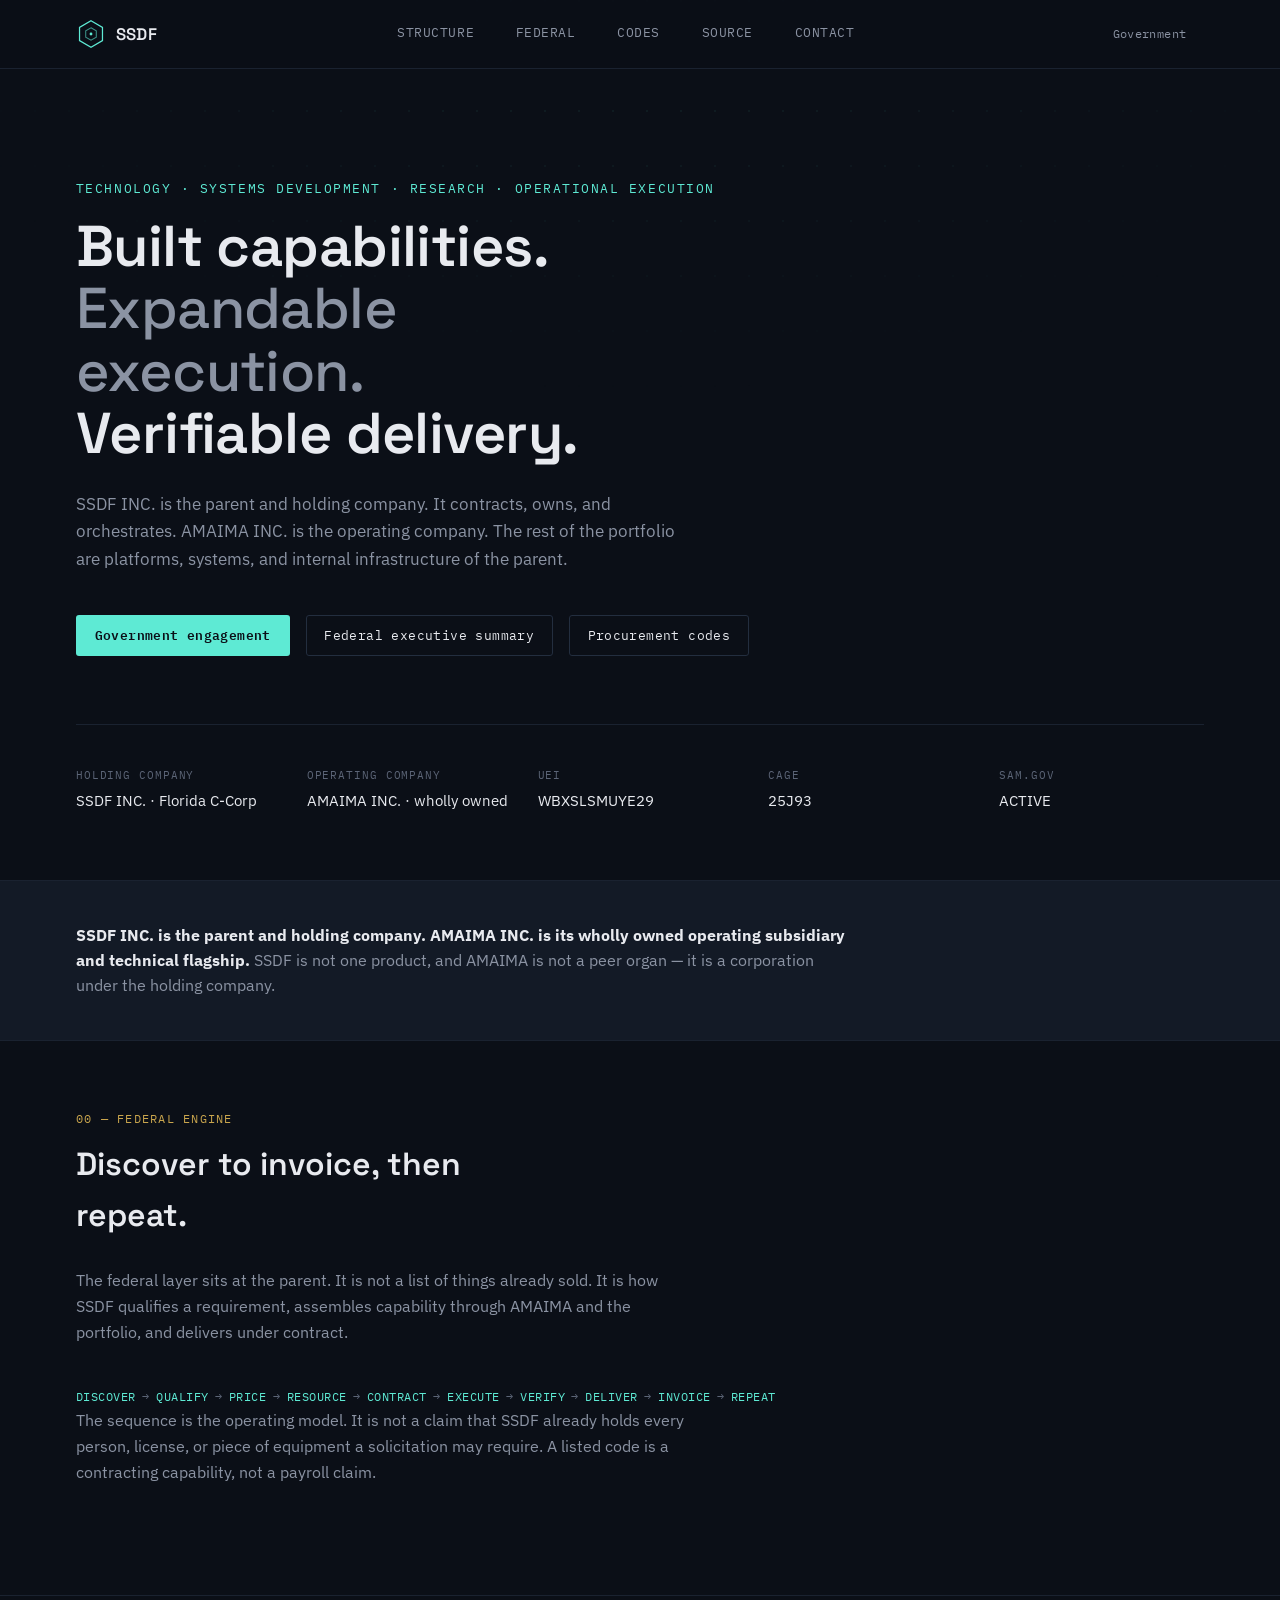
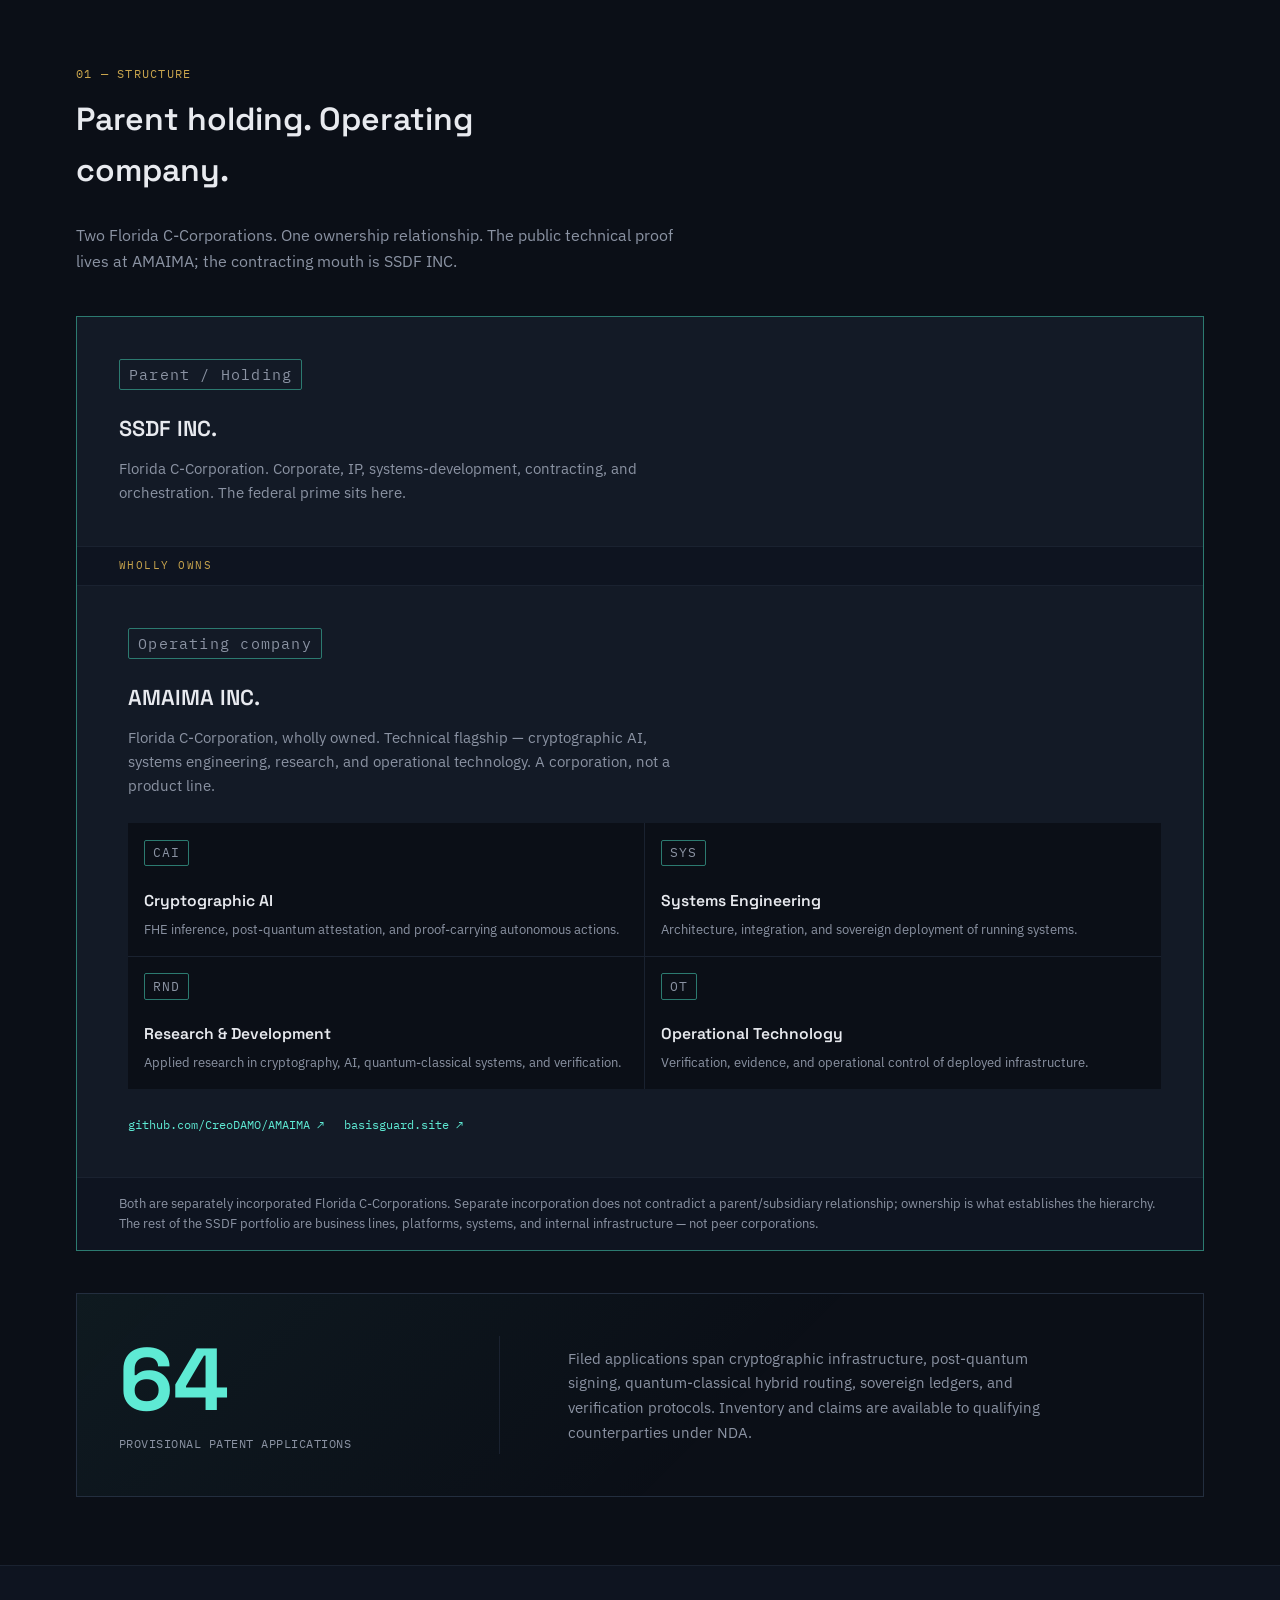
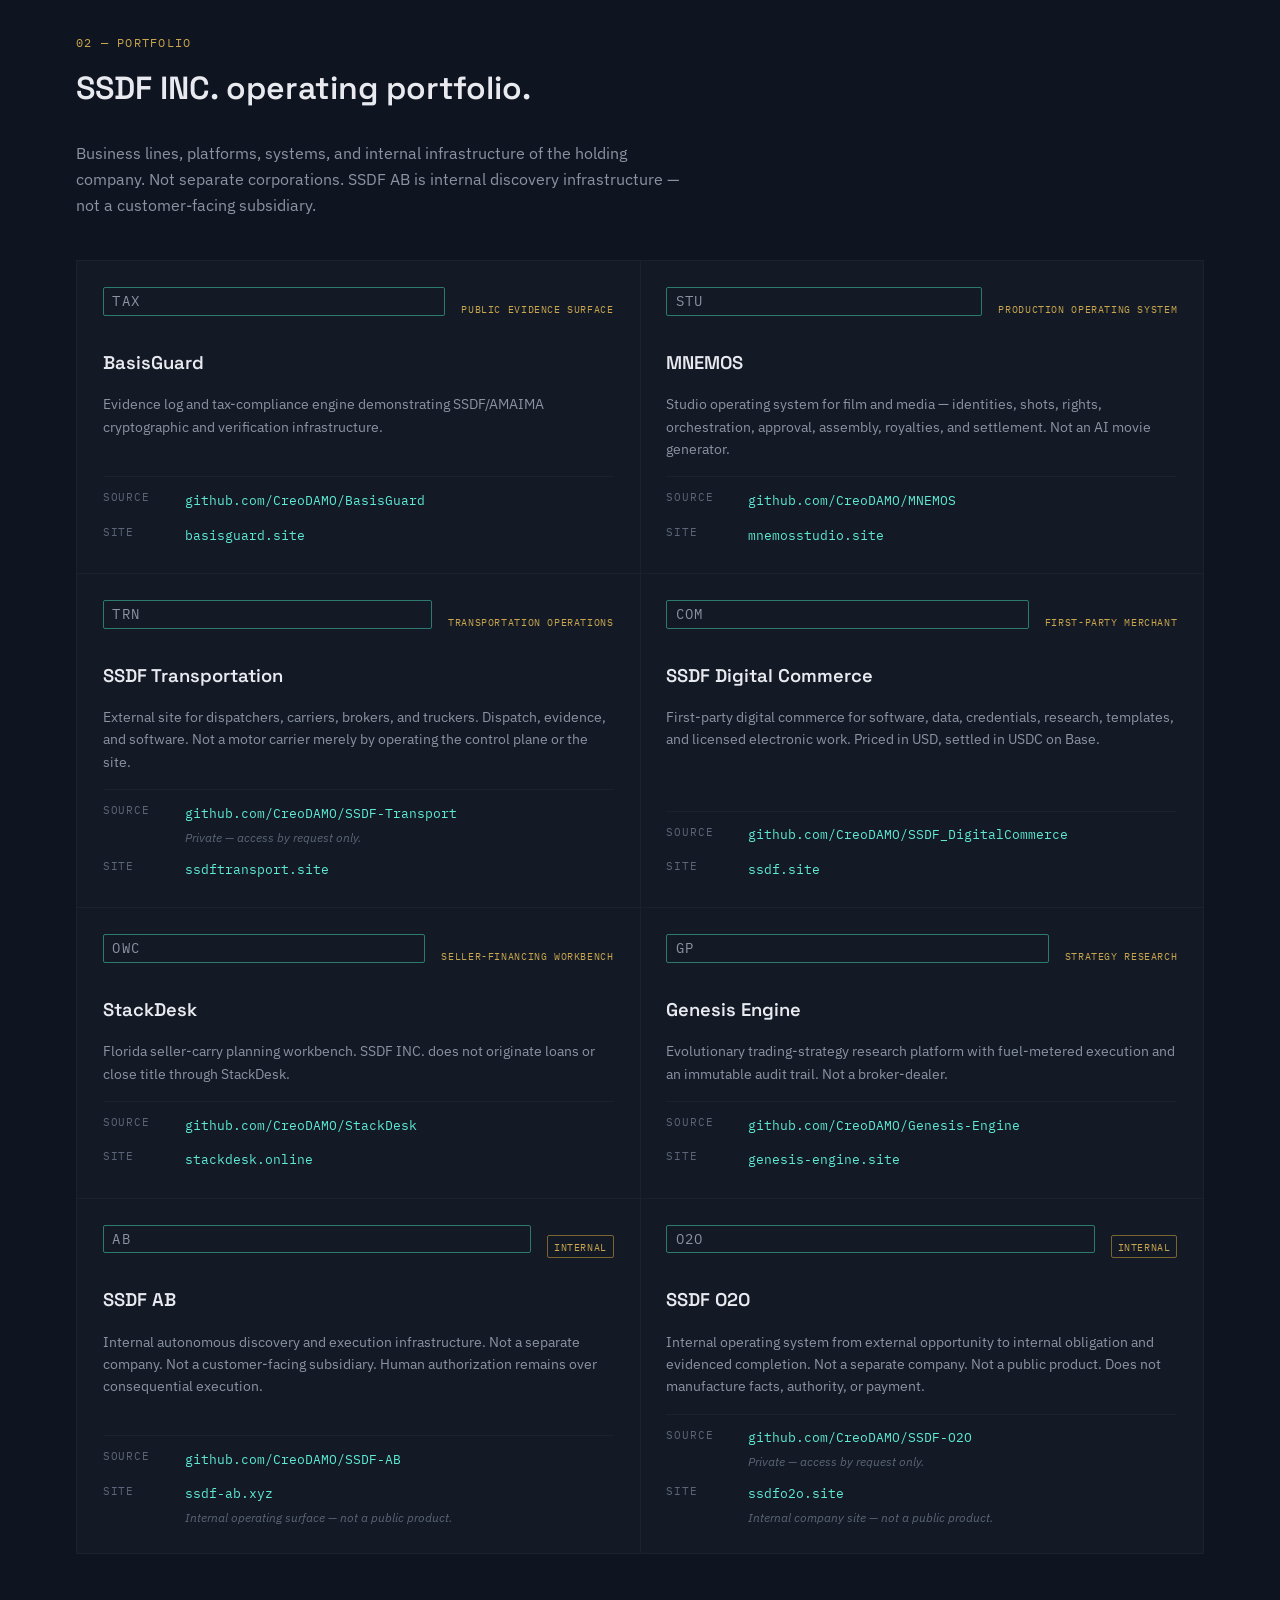
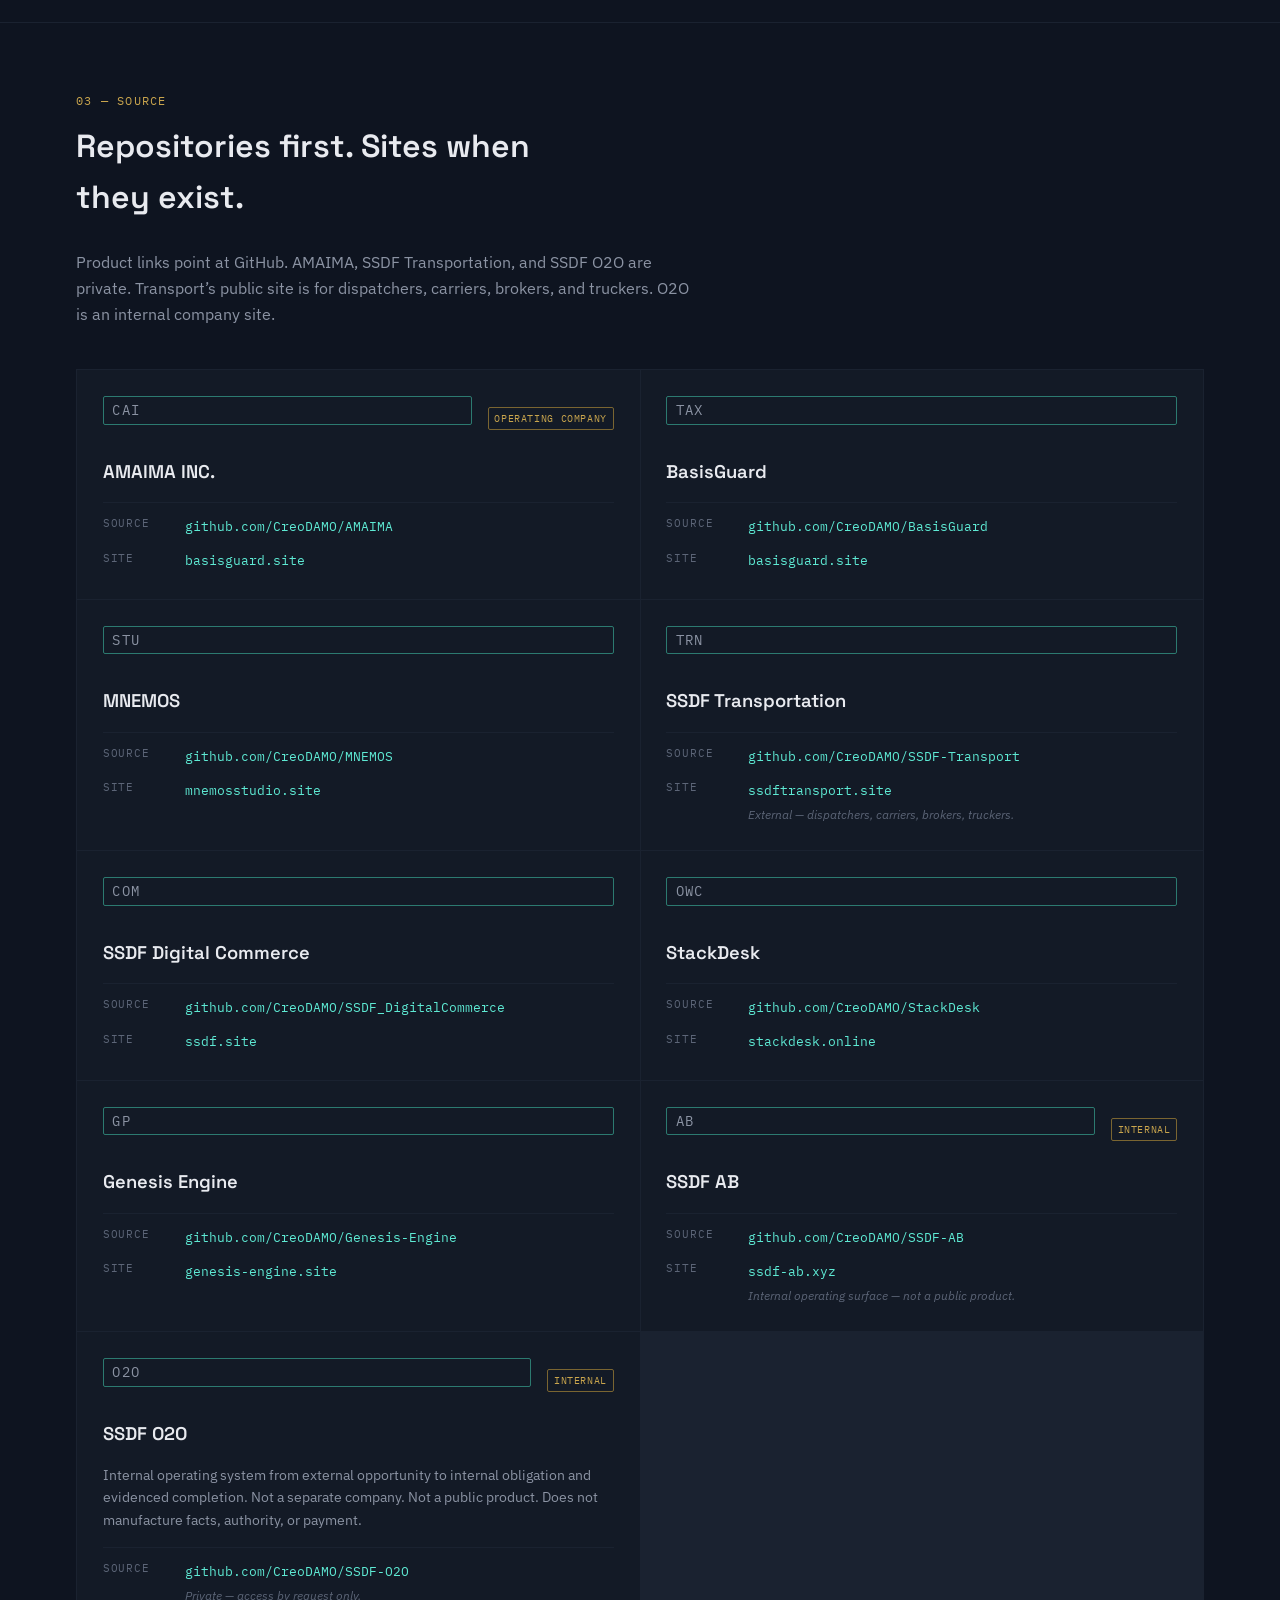
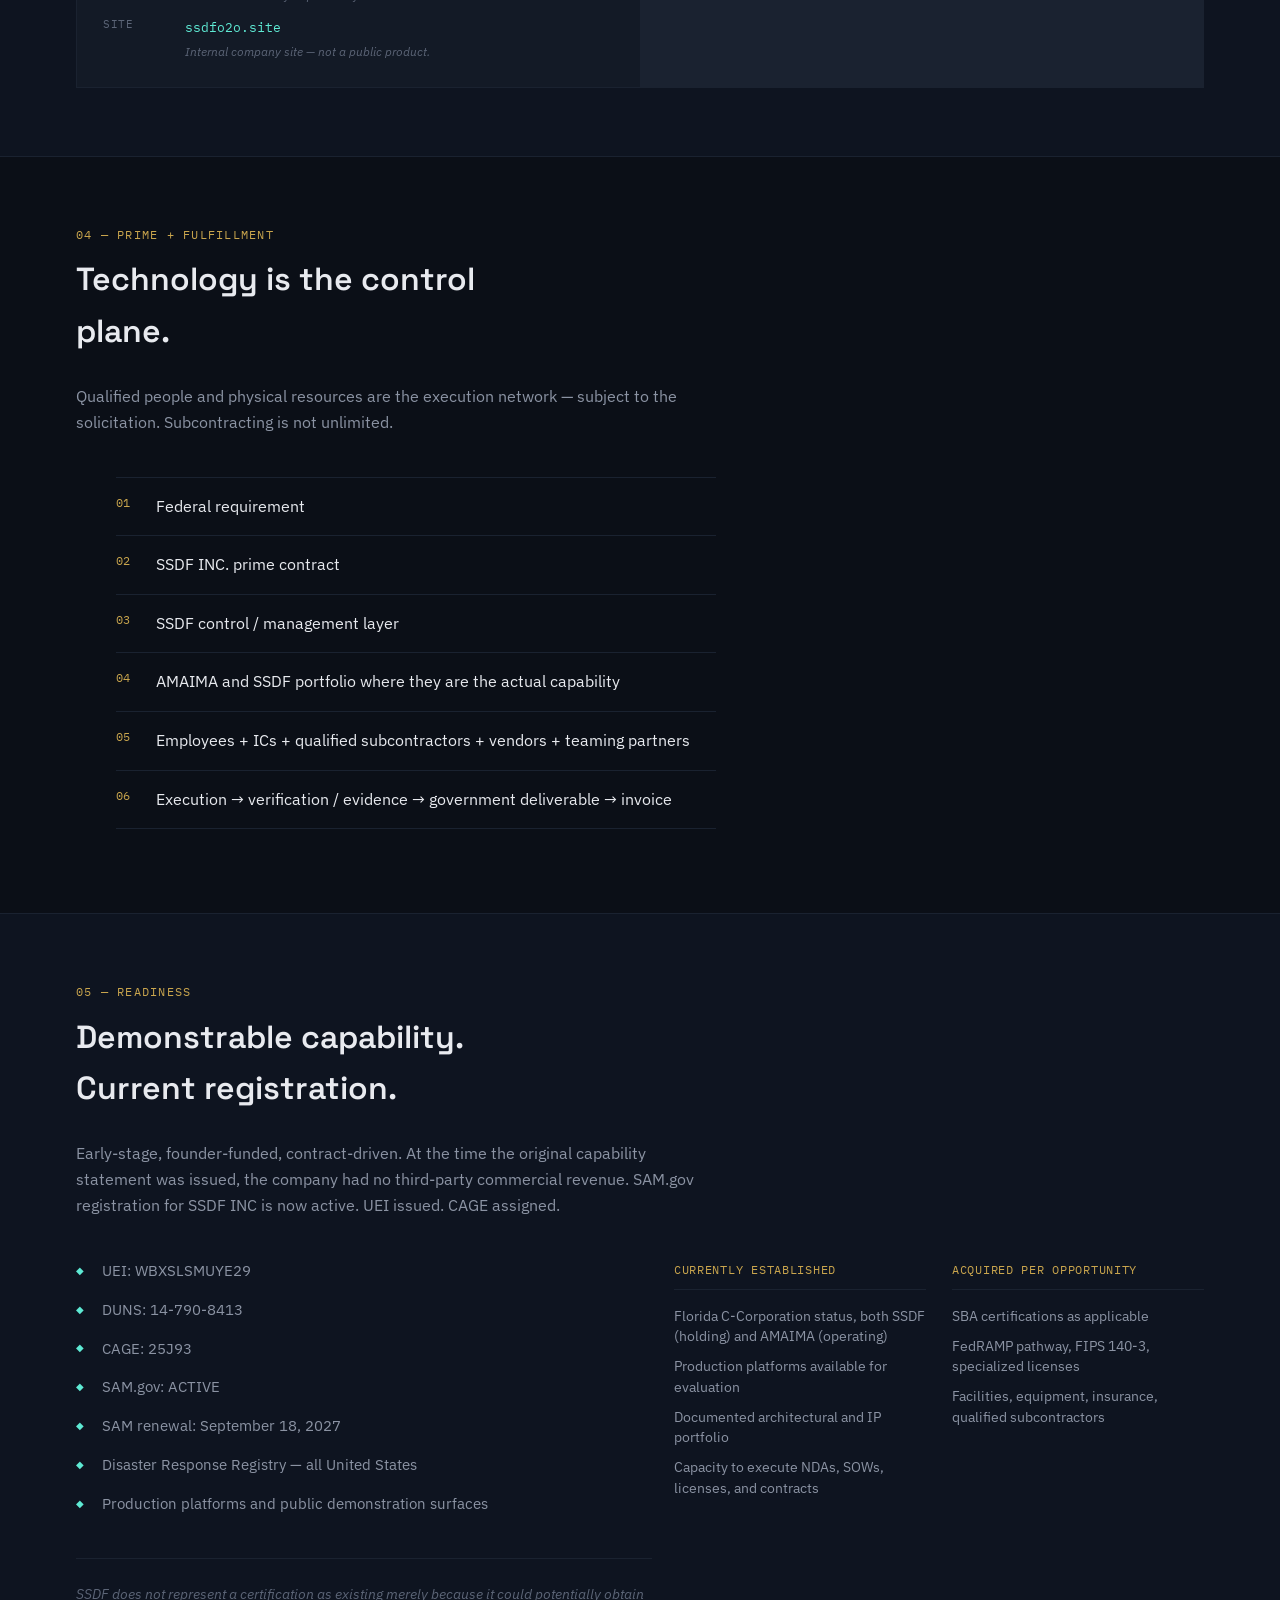
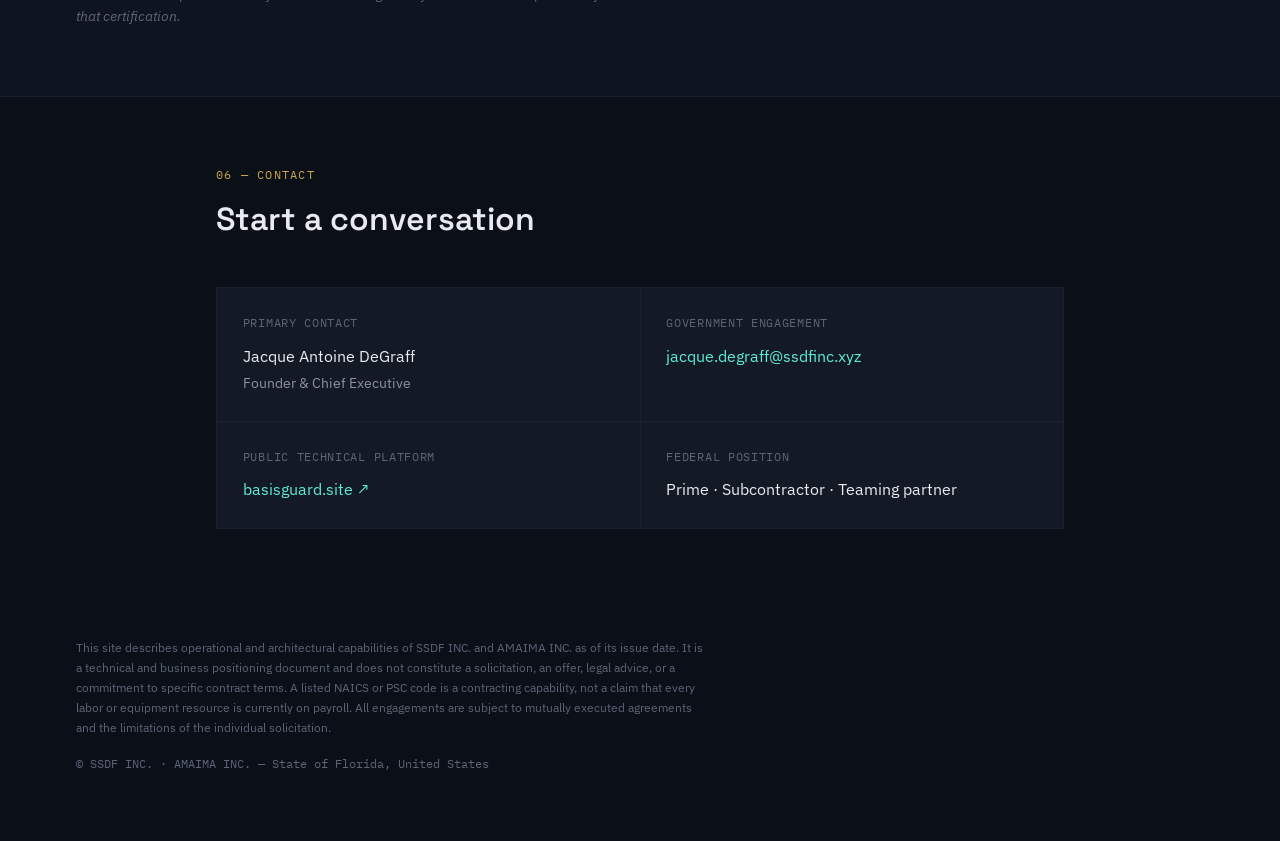
<file: index.html>
<!DOCTYPE html>
<html lang="en">
<head>
<script>document.documentElement.classList.add('js');</script>
<meta charset="UTF-8" />
<meta name="viewport" content="width=device-width, initial-scale=1.0" />
<title>SSDF INC. — Technology, systems development, research, operational execution</title>
<meta name="description" content="SSDF INC. builds and operates technology platforms and execution systems across software, cryptographic AI infrastructure, media production, transportation operations, digital commerce, research, and federal services." />
<link rel="canonical" href="https://www.ssdfinc.xyz/">
<link rel="icon" href="/favicon.svg" type="image/svg+xml">
<meta property="og:type" content="website">
<meta property="og:site_name" content="SSDF INC.">
<meta property="og:title" content="SSDF INC. — Built capabilities. Expandable execution. Verifiable delivery.">
<meta property="og:description" content="SSDF INC. is the parent and holding company. AMAIMA INC. is its wholly owned operating subsidiary and technical flagship.">
<meta property="og:url" content="https://www.ssdfinc.xyz/">
<meta property="og:image" content="https://www.ssdfinc.xyz/og.jpg">
<meta name="twitter:card" content="summary_large_image">
<link rel="preconnect" href="https://fonts.googleapis.com">
<link rel="preconnect" href="https://fonts.gstatic.com" crossorigin>
<link href="https://fonts.googleapis.com/css2?family=Space+Grotesk:wght@400;500;600;700&family=IBM+Plex+Sans:wght@400;500;600;700&family=IBM+Plex+Mono:wght@400;500;600&display=swap" rel="stylesheet">
<link rel="stylesheet" href="/styles.css">
</head>
<body>
<div class="lattice-veil" aria-hidden="true"></div>
<a class="skip-link" href="#main">Skip to content</a>

<header class="site-header" id="top">
  <div class="wrap header-inner">
    <a class="brand" href="/">
      <span class="brand-mark" aria-hidden="true">
        <svg viewBox="0 0 34 34" width="30" height="30">
          <polygon points="17,2 30,9.5 30,24.5 17,32 4,24.5 4,9.5" fill="none" stroke="currentColor" stroke-width="1.4"/>
          <polygon points="17,10 23,13.5 23,20.5 17,24 11,20.5 11,13.5" fill="none" stroke="currentColor" stroke-width="1.2" opacity="0.6"/>
          <circle cx="17" cy="17" r="1.6" fill="currentColor"/>
        </svg>
      </span>
      <span class="brand-word">SSDF</span>
    </a>
    <nav class="primary-nav" aria-label="Primary">
      <a href="/#structure">Structure</a>
      <a href="/federal">Federal</a>
      <a href="/federal/codes">Codes</a>
      <a href="/#source">Source</a>
      <a href="/#contact">Contact</a>
    </nav>
    <div class="header-cta">
      <a class="btn btn-ghost" href="mailto:jacque.degraff@ssdfinc.xyz">Government</a>
      <button class="nav-toggle" id="navToggle" aria-expanded="false" aria-controls="mobileNav" aria-label="Open menu">
        <span></span><span></span><span></span>
      </button>
    </div>
  </div>
  <nav class="mobile-nav" id="mobileNav" aria-label="Mobile">
    <a href="/#structure">Structure</a>
    <a href="/federal">Federal</a>
    <a href="/federal/codes">Codes</a>
    <a href="/#source">Source</a>
    <a href="/#contact">Contact</a>
    <a href="mailto:jacque.degraff@ssdfinc.xyz">Government ↗</a>
  </nav>
</header>

<main id="main">
  <section class="hero">
    <div class="wrap">
      <p class="eyebrow reveal">Technology · Systems development · Research · Operational execution</p>
      <h1 class="hero-headline reveal">
        Built capabilities.<br>
        <span class="hero-headline-accent">Expandable execution.</span><br>
        Verifiable delivery.
      </h1>
      <p class="hero-sub reveal">
        SSDF INC. is the parent and holding company. It contracts, owns, and orchestrates.
        AMAIMA INC. is the operating company. The rest of the portfolio are platforms,
        systems, and internal infrastructure of the parent.
      </p>
      <div class="hero-actions reveal">
        <a class="btn btn-primary" href="mailto:jacque.degraff@ssdfinc.xyz">Government engagement</a>
        <a class="btn btn-outline" href="/federal">Federal executive summary</a>
        <a class="btn btn-outline" href="/federal/codes">Procurement codes</a>
      </div>
      <dl class="hero-facts reveal">
        <div><dt>Holding company</dt><dd>SSDF INC. · Florida C-Corp</dd></div>
        <div><dt>Operating company</dt><dd>AMAIMA INC. · wholly owned</dd></div>
        <div><dt>UEI</dt><dd>WBXSLSMUYE29</dd></div>
        <div><dt>CAGE</dt><dd>25J93</dd></div>
        <div><dt>SAM.gov</dt><dd>ACTIVE</dd></div>
      </dl>
    </div>
  </section>

  <section class="section glance">
    <div class="wrap glance-inner reveal">
      <p>
        <strong>SSDF INC. is the parent and holding company. AMAIMA INC. is its wholly owned
        operating subsidiary and technical flagship.</strong>
        SSDF is not one product, and AMAIMA is not a peer organ — it is a corporation under the holding company.
      </p>
    </div>
  </section>

  <section class="section">
    <div class="wrap">
      <p class="section-eyebrow reveal">00 — Federal engine</p>
      <h2 class="section-title reveal">Discover to invoice, then repeat.</h2>
      <p class="section-lede reveal">
        The federal layer sits at the parent. It is not a list of things already sold.
        It is how SSDF qualifies a requirement, assembles capability through AMAIMA and the portfolio,
        and delivers under contract.
      </p>
      <p class="engine-strip reveal">
        <span>Discover</span><span class="arrow">→</span>
        <span>Qualify</span><span class="arrow">→</span>
        <span>Price</span><span class="arrow">→</span>
        <span>Resource</span><span class="arrow">→</span>
        <span>Contract</span><span class="arrow">→</span>
        <span>Execute</span><span class="arrow">→</span>
        <span>Verify</span><span class="arrow">→</span>
        <span>Deliver</span><span class="arrow">→</span>
        <span>Invoice</span><span class="arrow">→</span>
        <span>Repeat</span>
      </p>
      <p class="section-lede reveal">The sequence is the operating model. It is not a claim that SSDF already holds every person, license, or piece of equipment a solicitation may require. A listed code is a contracting capability, not a payroll claim.</p>
    </div>
  </section>

  <section class="section" id="structure">
    <div class="wrap" id="organs">
      <p class="section-eyebrow reveal">01 — Structure</p>
      <h2 class="section-title reveal">Parent holding. Operating company.</h2>
      <p class="section-lede reveal">
        Two Florida C-Corporations. One ownership relationship. The public technical proof lives at AMAIMA;
        the contracting mouth is SSDF INC.
      </p>
      <div class="hierarchy reveal">
        <div class="hierarchy-parent">
          <p class="cap-tag">Parent / Holding</p>
          <h3>SSDF INC.</h3>
          <p>Florida C-Corporation. Corporate, IP, systems-development, contracting, and orchestration. The federal prime sits here.</p>
        </div>
        <p class="hierarchy-owns">wholly owns</p>
        <div class="hierarchy-child">
          <p class="cap-tag">Operating company</p>
          <h3>AMAIMA INC.</h3>
          <p>Florida C-Corporation, wholly owned. Technical flagship — cryptographic AI, systems engineering, research, and operational technology. A corporation, not a product line.</p>
          <div class="amaima-lanes">
            <article class="amaima-lane">
              <p class="cap-tag">CAI</p>
              <h4>Cryptographic AI</h4>
              <p>FHE inference, post-quantum attestation, and proof-carrying autonomous actions.</p>
            </article>
            <article class="amaima-lane">
              <p class="cap-tag">SYS</p>
              <h4>Systems Engineering</h4>
              <p>Architecture, integration, and sovereign deployment of running systems.</p>
            </article>
            <article class="amaima-lane">
              <p class="cap-tag">RND</p>
              <h4>Research & Development</h4>
              <p>Applied research in cryptography, AI, quantum-classical systems, and verification.</p>
            </article>
            <article class="amaima-lane">
              <p class="cap-tag">OT</p>
              <h4>Operational Technology</h4>
              <p>Verification, evidence, and operational control of deployed infrastructure.</p>
            </article>
          </div>
          <div class="hierarchy-links">
            <a href="https://github.com/CreoDAMO/AMAIMA" target="_blank" rel="noopener">github.com/CreoDAMO/AMAIMA ↗</a>
            <a href="https://basisguard.site" target="_blank" rel="noopener">basisguard.site ↗</a>
          </div>
        </div>
        <p class="hierarchy-note">Both are separately incorporated Florida C-Corporations. Separate incorporation does not contradict a parent/subsidiary relationship; ownership is what establishes the hierarchy. The rest of the SSDF portfolio are business lines, platforms, systems, and internal infrastructure — not peer corporations.</p>
      </div>
      <div class="portfolio-panel reveal" style="margin-top: 2.618rem;">
        <div class="portfolio-figure">
          <span class="portfolio-number">64</span>
          <span class="portfolio-label">provisional patent applications</span>
        </div>
        <p class="portfolio-copy">Filed applications span cryptographic infrastructure, post-quantum signing, quantum-classical hybrid routing, sovereign ledgers, and verification protocols. Inventory and claims are available to qualifying counterparties under NDA.</p>
      </div>
    </div>
  </section>

  <section class="section alt-bg" id="portfolio">
    <div class="wrap">
      <p class="section-eyebrow reveal">02 — Portfolio</p>
      <h2 class="section-title reveal">SSDF INC. operating portfolio.</h2>
      <p class="section-lede reveal">
        Business lines, platforms, systems, and internal infrastructure of the holding company.
        Not separate corporations. SSDF AB is internal discovery infrastructure — not a customer-facing subsidiary.
      </p>
      <div class="source-grid">
        <article class="source-card reveal">
          <div class="source-card-head"><p class="cap-tag">TAX</p><span class="kind-label">Public evidence surface</span></div>
          <h3>BasisGuard</h3>
          <p>Evidence log and tax-compliance engine demonstrating SSDF/AMAIMA cryptographic and verification infrastructure.</p>
          <div class="source-links">
            <div class="source-row"><span class="source-row-label">Source</span><div><a href="https://github.com/CreoDAMO/BasisGuard" target="_blank" rel="noopener">github.com/CreoDAMO/BasisGuard</a></div></div>
            <div class="source-row"><span class="source-row-label">Site</span><div><a href="https://basisguard.site" target="_blank" rel="noopener">basisguard.site</a></div></div>
          </div>
        </article>
        <article class="source-card reveal">
          <div class="source-card-head"><p class="cap-tag">STU</p><span class="kind-label">Production operating system</span></div>
          <h3>MNEMOS</h3>
          <p>Studio operating system for film and media — identities, shots, rights, orchestration, approval, assembly, royalties, and settlement. Not an AI movie generator.</p>
          <div class="source-links">
            <div class="source-row"><span class="source-row-label">Source</span><div><a href="https://github.com/CreoDAMO/MNEMOS" target="_blank" rel="noopener">github.com/CreoDAMO/MNEMOS</a></div></div>
            <div class="source-row"><span class="source-row-label">Site</span><div><a href="https://www.mnemosstudio.site" target="_blank" rel="noopener">mnemosstudio.site</a></div></div>
          </div>
        </article>
        <article class="source-card reveal">
          <div class="source-card-head"><p class="cap-tag">TRN</p><span class="kind-label">Transportation operations</span></div>
          <h3>SSDF Transportation</h3>
          <p>External site for dispatchers, carriers, brokers, and truckers. Dispatch, evidence, and software. Not a motor carrier merely by operating the control plane or the site.</p>
          <div class="source-links">
            <div class="source-row"><span class="source-row-label">Source</span><div><a href="https://github.com/CreoDAMO/SSDF-Transport" target="_blank" rel="noopener">github.com/CreoDAMO/SSDF-Transport</a><span class="source-note">Private — access by request only.</span></div></div>
            <div class="source-row"><span class="source-row-label">Site</span><div><a href="https://www.ssdftransport.site" target="_blank" rel="noopener">ssdftransport.site</a></div></div>
          </div>
        </article>
        <article class="source-card reveal">
          <div class="source-card-head"><p class="cap-tag">COM</p><span class="kind-label">First-party merchant</span></div>
          <h3>SSDF Digital Commerce</h3>
          <p>First-party digital commerce for software, data, credentials, research, templates, and licensed electronic work. Priced in USD, settled in USDC on Base.</p>
          <div class="source-links">
            <div class="source-row"><span class="source-row-label">Source</span><div><a href="https://github.com/CreoDAMO/SSDF_DigitalCommerce" target="_blank" rel="noopener">github.com/CreoDAMO/SSDF_DigitalCommerce</a></div></div>
            <div class="source-row"><span class="source-row-label">Site</span><div><a href="https://ssdf.site" target="_blank" rel="noopener">ssdf.site</a></div></div>
          </div>
        </article>
        <article class="source-card reveal">
          <div class="source-card-head"><p class="cap-tag">OWC</p><span class="kind-label">Seller-financing workbench</span></div>
          <h3>StackDesk</h3>
          <p>Florida seller-carry planning workbench. SSDF INC. does not originate loans or close title through StackDesk.</p>
          <div class="source-links">
            <div class="source-row"><span class="source-row-label">Source</span><div><a href="https://github.com/CreoDAMO/StackDesk" target="_blank" rel="noopener">github.com/CreoDAMO/StackDesk</a></div></div>
            <div class="source-row"><span class="source-row-label">Site</span><div><a href="https://stackdesk.online" target="_blank" rel="noopener">stackdesk.online</a></div></div>
          </div>
        </article>
        <article class="source-card reveal">
          <div class="source-card-head"><p class="cap-tag">GP</p><span class="kind-label">Strategy research</span></div>
          <h3>Genesis Engine</h3>
          <p>Evolutionary trading-strategy research platform with fuel-metered execution and an immutable audit trail. Not a broker-dealer.</p>
          <div class="source-links">
            <div class="source-row"><span class="source-row-label">Source</span><div><a href="https://github.com/CreoDAMO/Genesis-Engine" target="_blank" rel="noopener">github.com/CreoDAMO/Genesis-Engine</a></div></div>
            <div class="source-row"><span class="source-row-label">Site</span><div><a href="https://www.genesis-engine.site" target="_blank" rel="noopener">genesis-engine.site</a></div></div>
          </div>
        </article>
        <article class="source-card reveal">
          <div class="source-card-head"><p class="cap-tag">AB</p><span class="source-badge">Internal</span></div>
          <h3>SSDF AB</h3>
          <p>Internal autonomous discovery and execution infrastructure. Not a separate company. Not a customer-facing subsidiary. Human authorization remains over consequential execution.</p>
          <div class="source-links">
            <div class="source-row"><span class="source-row-label">Source</span><div><a href="https://github.com/CreoDAMO/SSDF-AB" target="_blank" rel="noopener">github.com/CreoDAMO/SSDF-AB</a></div></div>
            <div class="source-row"><span class="source-row-label">Site</span><div><a href="https://www.ssdf-ab.xyz" target="_blank" rel="noopener">ssdf-ab.xyz</a><span class="source-note">Internal operating surface — not a public product.</span></div></div>
          </div>
        </article>
        <article class="source-card reveal">
          <div class="source-card-head"><p class="cap-tag">O2O</p><span class="source-badge">Internal</span></div>
          <h3>SSDF O2O</h3>
          <p>Internal operating system from external opportunity to internal obligation and evidenced completion. Not a separate company. Not a public product. Does not manufacture facts, authority, or payment.</p>
          <div class="source-links">
            <div class="source-row"><span class="source-row-label">Source</span><div><a href="https://github.com/CreoDAMO/SSDF-O2O" target="_blank" rel="noopener">github.com/CreoDAMO/SSDF-O2O</a><span class="source-note">Private — access by request only.</span></div></div>
            <div class="source-row"><span class="source-row-label">Site</span><div><a href="https://www.ssdfo2o.site" target="_blank" rel="noopener">ssdfo2o.site</a><span class="source-note">Internal company site — not a public product.</span></div></div>
          </div>
        </article>
      </div>
    </div>
  </section>

  <section class="section alt-bg" id="source">
    <div class="wrap">
      <p class="section-eyebrow reveal">03 — Source</p>
      <h2 class="section-title reveal">Repositories first. Sites when they exist.</h2>
      <p class="section-lede reveal">
        Product links point at GitHub. AMAIMA, SSDF Transportation, and SSDF O2O are private.
        Transport’s public site is for dispatchers, carriers, brokers, and truckers. O2O is an internal company site.
      </p>
      <div class="source-grid">
        <article class="source-card reveal">
          <div class="source-card-head"><p class="cap-tag">CAI</p><span class="source-badge">Operating company</span></div>
          <h3>AMAIMA INC.</h3>
          <div class="source-links">
            <div class="source-row"><span class="source-row-label">Source</span><div><a href="https://github.com/CreoDAMO/AMAIMA" target="_blank" rel="noopener">github.com/CreoDAMO/AMAIMA</a></div></div>
            <div class="source-row"><span class="source-row-label">Site</span><div><a href="https://basisguard.site" target="_blank" rel="noopener">basisguard.site</a></div></div>
          </div>
        </article>
        <article class="source-card reveal">
          <div class="source-card-head"><p class="cap-tag">TAX</p></div>
          <h3>BasisGuard</h3>
          <div class="source-links">
            <div class="source-row"><span class="source-row-label">Source</span><div><a href="https://github.com/CreoDAMO/BasisGuard" target="_blank" rel="noopener">github.com/CreoDAMO/BasisGuard</a></div></div>
            <div class="source-row"><span class="source-row-label">Site</span><div><a href="https://basisguard.site" target="_blank" rel="noopener">basisguard.site</a></div></div>
          </div>
        </article>
        <article class="source-card reveal">
          <div class="source-card-head"><p class="cap-tag">STU</p></div>
          <h3>MNEMOS</h3>
          <div class="source-links">
            <div class="source-row"><span class="source-row-label">Source</span><div><a href="https://github.com/CreoDAMO/MNEMOS" target="_blank" rel="noopener">github.com/CreoDAMO/MNEMOS</a></div></div>
            <div class="source-row"><span class="source-row-label">Site</span><div><a href="https://www.mnemosstudio.site" target="_blank" rel="noopener">mnemosstudio.site</a></div></div>
          </div>
        </article>
        <article class="source-card reveal">
          <div class="source-card-head"><p class="cap-tag">TRN</p></div>
          <h3>SSDF Transportation</h3>
          <div class="source-links">
            <div class="source-row"><span class="source-row-label">Source</span><div><a href="https://github.com/CreoDAMO/SSDF-Transport" target="_blank" rel="noopener">github.com/CreoDAMO/SSDF-Transport</a></div></div>
            <div class="source-row"><span class="source-row-label">Site</span><div><a href="https://www.ssdftransport.site" target="_blank" rel="noopener">ssdftransport.site</a><span class="source-note">External — dispatchers, carriers, brokers, truckers.</span></div></div>
          </div>
        </article>
        <article class="source-card reveal">
          <div class="source-card-head"><p class="cap-tag">COM</p></div>
          <h3>SSDF Digital Commerce</h3>
          <div class="source-links">
            <div class="source-row"><span class="source-row-label">Source</span><div><a href="https://github.com/CreoDAMO/SSDF_DigitalCommerce" target="_blank" rel="noopener">github.com/CreoDAMO/SSDF_DigitalCommerce</a></div></div>
            <div class="source-row"><span class="source-row-label">Site</span><div><a href="https://ssdf.site" target="_blank" rel="noopener">ssdf.site</a></div></div>
          </div>
        </article>
        <article class="source-card reveal">
          <div class="source-card-head"><p class="cap-tag">OWC</p></div>
          <h3>StackDesk</h3>
          <div class="source-links">
            <div class="source-row"><span class="source-row-label">Source</span><div><a href="https://github.com/CreoDAMO/StackDesk" target="_blank" rel="noopener">github.com/CreoDAMO/StackDesk</a></div></div>
            <div class="source-row"><span class="source-row-label">Site</span><div><a href="https://stackdesk.online" target="_blank" rel="noopener">stackdesk.online</a></div></div>
          </div>
        </article>
        <article class="source-card reveal">
          <div class="source-card-head"><p class="cap-tag">GP</p></div>
          <h3>Genesis Engine</h3>
          <div class="source-links">
            <div class="source-row"><span class="source-row-label">Source</span><div><a href="https://github.com/CreoDAMO/Genesis-Engine" target="_blank" rel="noopener">github.com/CreoDAMO/Genesis-Engine</a></div></div>
            <div class="source-row"><span class="source-row-label">Site</span><div><a href="https://www.genesis-engine.site" target="_blank" rel="noopener">genesis-engine.site</a></div></div>
          </div>
        </article>
        <article class="source-card reveal">
          <div class="source-card-head"><p class="cap-tag">AB</p><span class="source-badge">Internal</span></div>
          <h3>SSDF AB</h3>
          <div class="source-links">
            <div class="source-row"><span class="source-row-label">Source</span><div><a href="https://github.com/CreoDAMO/SSDF-AB" target="_blank" rel="noopener">github.com/CreoDAMO/SSDF-AB</a></div></div>
            <div class="source-row"><span class="source-row-label">Site</span><div><a href="https://www.ssdf-ab.xyz" target="_blank" rel="noopener">ssdf-ab.xyz</a><span class="source-note">Internal operating surface — not a public product.</span></div></div>
          </div>
        </article>
        <article class="source-card reveal">
          <div class="source-card-head"><p class="cap-tag">O2O</p><span class="source-badge">Internal</span></div>
          <h3>SSDF O2O</h3>
          <p>Internal operating system from external opportunity to internal obligation and evidenced completion. Not a separate company. Not a public product. Does not manufacture facts, authority, or payment.</p>
          <div class="source-links">
            <div class="source-row"><span class="source-row-label">Source</span><div><a href="https://github.com/CreoDAMO/SSDF-O2O" target="_blank" rel="noopener">github.com/CreoDAMO/SSDF-O2O</a><span class="source-note">Private — access by request only.</span></div></div>
            <div class="source-row"><span class="source-row-label">Site</span><div><a href="https://www.ssdfo2o.site" target="_blank" rel="noopener">ssdfo2o.site</a><span class="source-note">Internal company site — not a public product.</span></div></div>
          </div>
        </article>
      </div>
    </div>
  </section>

  <section class="section">
    <div class="wrap">
      <p class="section-eyebrow reveal">04 — Prime + fulfillment</p>
      <h2 class="section-title reveal">Technology is the control plane.</h2>
      <p class="section-lede reveal">Qualified people and physical resources are the execution network — subject to the solicitation. Subcontracting is not unlimited.</p>
      <ol class="prime-list reveal">
        <li><span class="prime-n">01</span><span>Federal requirement</span></li>
        <li><span class="prime-n">02</span><span>SSDF INC. prime contract</span></li>
        <li><span class="prime-n">03</span><span>SSDF control / management layer</span></li>
        <li><span class="prime-n">04</span><span>AMAIMA and SSDF portfolio where they are the actual capability</span></li>
        <li><span class="prime-n">05</span><span>Employees + ICs + qualified subcontractors + vendors + teaming partners</span></li>
        <li><span class="prime-n">06</span><span>Execution → verification / evidence → government deliverable → invoice</span></li>
      </ol>
    </div>
  </section>

  <section class="section alt-bg" id="readiness">
    <div class="wrap">
      <p class="section-eyebrow reveal">05 — Readiness</p>
      <h2 class="section-title reveal">Demonstrable capability. Current registration.</h2>
      <p class="section-lede reveal">Early-stage, founder-funded, contract-driven. At the time the original capability statement was issued, the company had no third-party commercial revenue. SAM.gov registration for SSDF INC is now active. UEI issued. CAGE assigned.</p>
      <div class="readiness-grid reveal">
        <ul class="evidence-list">
          <li>UEI: WBXSLSMUYE29</li>
          <li>DUNS: 14-790-8413</li>
          <li>CAGE: 25J93</li>
          <li>SAM.gov: ACTIVE</li>
          <li>SAM renewal: September 18, 2027</li>
          <li>Disaster Response Registry — all United States</li>
          <li>Production platforms and public demonstration surfaces</li>
        </ul>
        <div class="readiness-columns">
          <div>
            <p class="readiness-heading">Currently established</p>
            <ul>
              <li>Florida C-Corporation status, both SSDF (holding) and AMAIMA (operating)</li>
              <li>Production platforms available for evaluation</li>
              <li>Documented architectural and IP portfolio</li>
              <li>Capacity to execute NDAs, SOWs, licenses, and contracts</li>
            </ul>
          </div>
          <div>
            <p class="readiness-heading">Acquired per opportunity</p>
            <ul>
              <li>SBA certifications as applicable</li>
              <li>FedRAMP pathway, FIPS 140-3, specialized licenses</li>
              <li>Facilities, equipment, insurance, qualified subcontractors</li>
            </ul>
          </div>
        </div>
      </div>
      <p class="readiness-note reveal">SSDF does not represent a certification as existing merely because it could potentially obtain that certification.</p>
    </div>
  </section>

  <section class="section contact-section" id="contact">
    <div class="wrap contact-inner reveal">
      <p class="section-eyebrow">06 — Contact</p>
      <h2 class="section-title">Start a conversation</h2>
      <div class="contact-grid">
        <div class="contact-card">
          <p class="contact-label">Primary Contact</p>
          <p class="contact-value">Jacque Antoine DeGraff<br><span class="contact-muted">Founder & Chief Executive</span></p>
        </div>
        <div class="contact-card">
          <p class="contact-label">Government Engagement</p>
          <p class="contact-value"><a href="mailto:jacque.degraff@ssdfinc.xyz">jacque.degraff@ssdfinc.xyz</a></p>
        </div>
        <div class="contact-card">
          <p class="contact-label">Public Technical Platform</p>
          <p class="contact-value"><a href="https://basisguard.site" target="_blank" rel="noopener">basisguard.site ↗</a></p>
        </div>
        <div class="contact-card">
          <p class="contact-label">Federal Position</p>
          <p class="contact-value">Prime · Subcontractor · Teaming partner</p>
        </div>
      </div>
    </div>
  </section>
</main>

<footer class="site-footer">
  <div class="wrap">
    <p class="footer-legal">
      This site describes operational and architectural capabilities of SSDF INC. and AMAIMA INC. as of its issue date.
      It is a technical and business positioning document and does not constitute a solicitation, an offer, legal advice,
      or a commitment to specific contract terms. A listed NAICS or PSC code is a contracting capability, not a claim
      that every labor or equipment resource is currently on payroll. All engagements are subject to mutually executed
      agreements and the limitations of the individual solicitation.
    </p>
    <p class="footer-copy">© SSDF INC. · AMAIMA INC. — State of Florida, United States</p>
  </div>
</footer>
<script src="/script.js"></script>
</body>
</html>
</file>
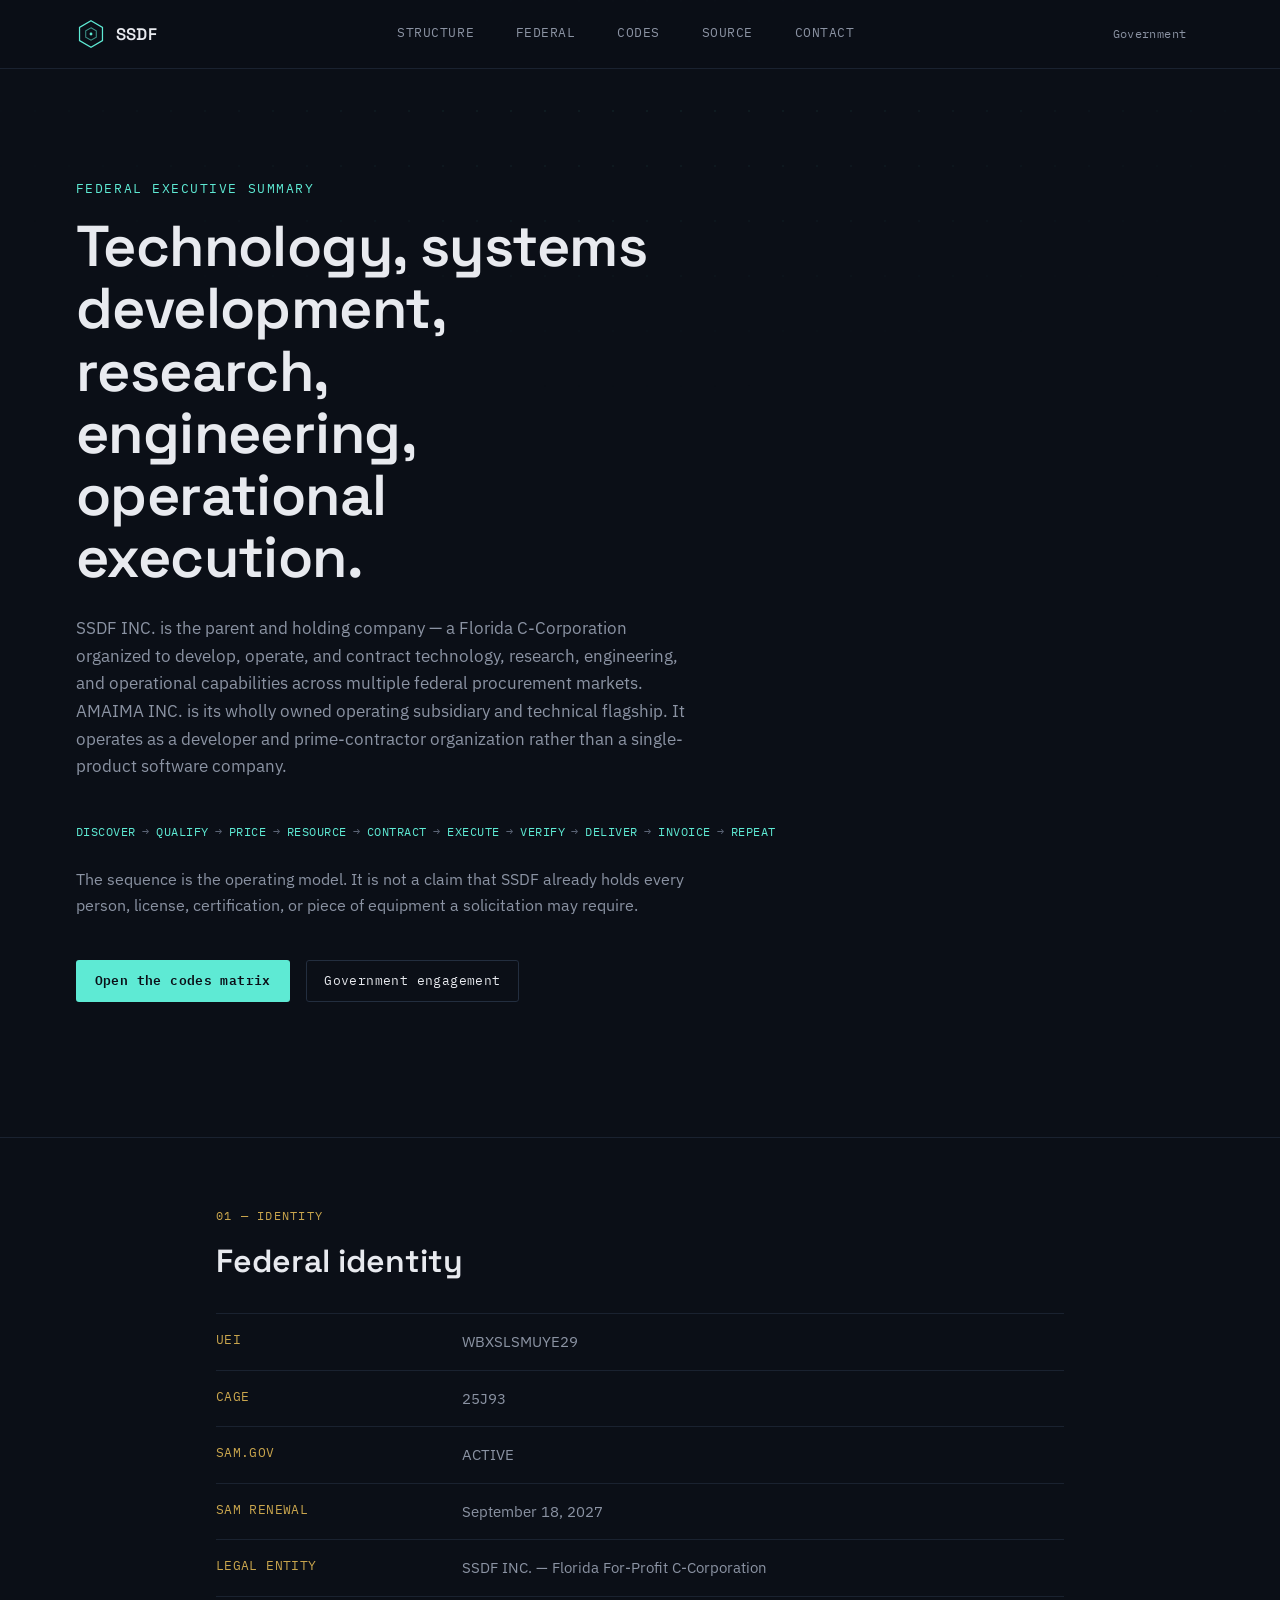
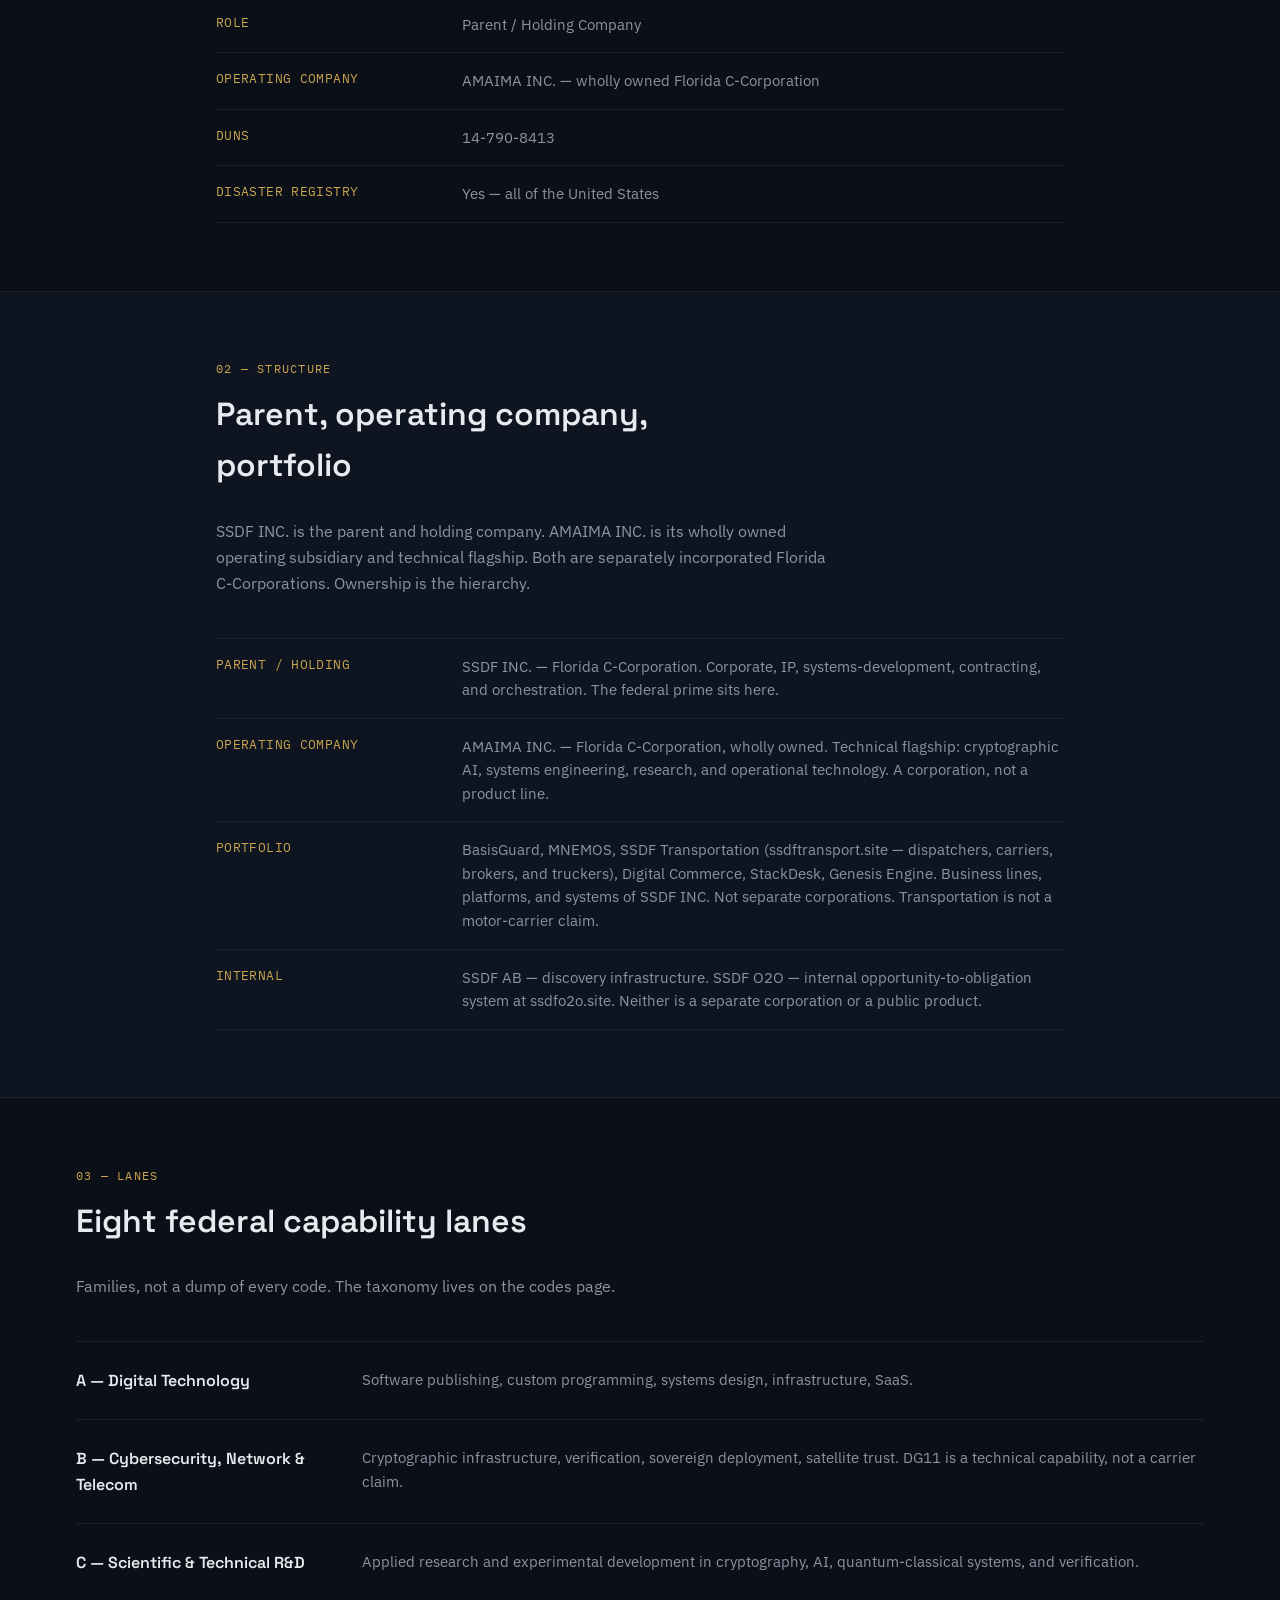
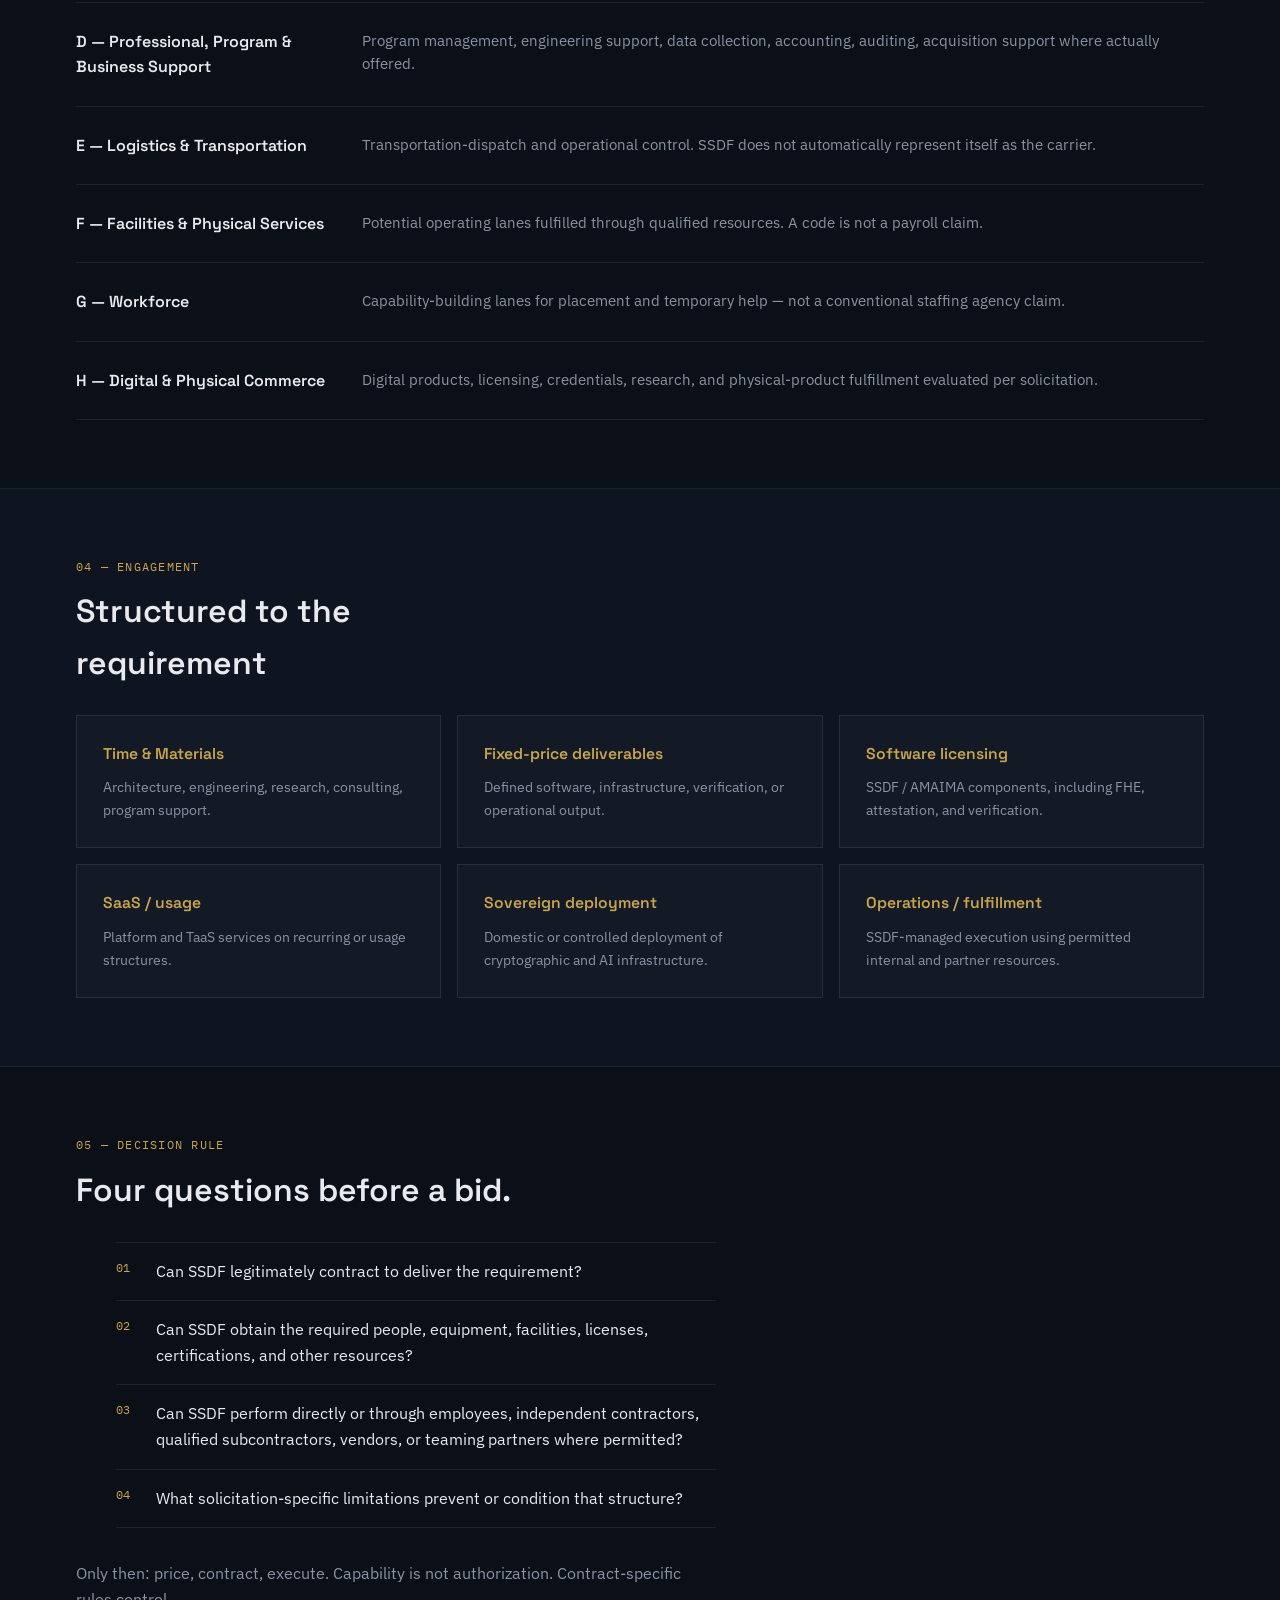
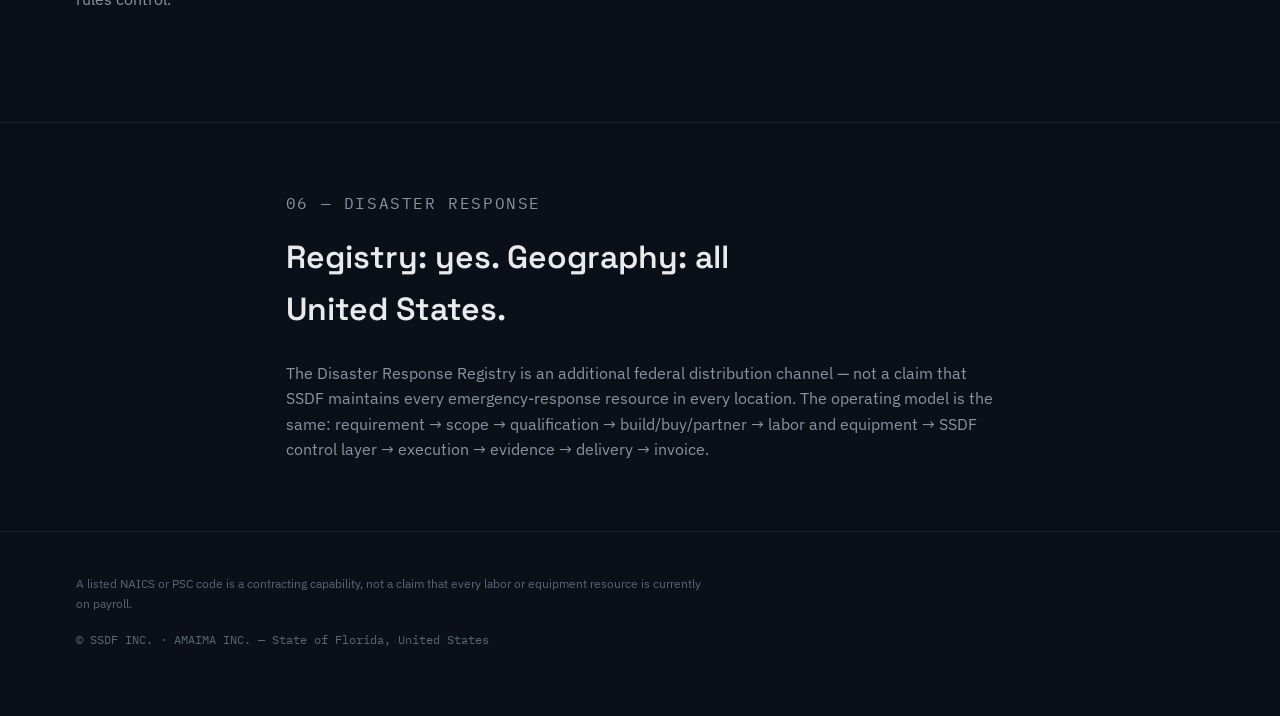
<file: federal/index.html>
<!DOCTYPE html>
<html lang="en">
<head>
<script>document.documentElement.classList.add('js');</script>
<meta charset="UTF-8" />
<meta name="viewport" content="width=device-width, initial-scale=1.0" />
<title>Federal Executive Summary — SSDF INC.</title>
<meta name="description" content="SSDF INC. Federal Executive Summary: identity, operating structure, capability lanes, prime-plus-fulfillment model, and the four-question decision rule." />
<link rel="canonical" href="https://www.ssdfinc.xyz/federal">
<link rel="icon" href="/favicon.svg" type="image/svg+xml">
<meta property="og:type" content="website">
<meta property="og:site_name" content="SSDF INC.">
<meta property="og:title" content="Federal Executive Summary — SSDF INC.">
<meta property="og:description" content="Technology, systems development, research, engineering, operational execution. Prime + fulfillment. Discover → invoice → repeat.">
<meta property="og:url" content="https://www.ssdfinc.xyz/federal">
<meta property="og:image" content="https://www.ssdfinc.xyz/og.jpg">
<meta name="twitter:card" content="summary_large_image">
<link rel="preconnect" href="https://fonts.googleapis.com">
<link rel="preconnect" href="https://fonts.gstatic.com" crossorigin>
<link href="https://fonts.googleapis.com/css2?family=Space+Grotesk:wght@400;500;600;700&family=IBM+Plex+Sans:wght@400;500;600;700&family=IBM+Plex+Mono:wght@400;500;600&display=swap" rel="stylesheet">
<link rel="stylesheet" href="/styles.css">
</head>
<body>
<div class="lattice-veil" aria-hidden="true"></div>
<a class="skip-link" href="#main">Skip to content</a>
<header class="site-header">
  <div class="wrap header-inner">
    <a class="brand" href="/">
      <span class="brand-mark" aria-hidden="true">
        <svg viewBox="0 0 34 34" width="30" height="30">
          <polygon points="17,2 30,9.5 30,24.5 17,32 4,24.5 4,9.5" fill="none" stroke="currentColor" stroke-width="1.4"/>
          <polygon points="17,10 23,13.5 23,20.5 17,24 11,20.5 11,13.5" fill="none" stroke="currentColor" stroke-width="1.2" opacity="0.6"/>
          <circle cx="17" cy="17" r="1.6" fill="currentColor"/>
        </svg>
      </span>
      <span class="brand-word">SSDF</span>
    </a>
    <nav class="primary-nav" aria-label="Primary">
      <a href="/#structure">Structure</a>
      <a href="/federal">Federal</a>
      <a href="/federal/codes">Codes</a>
      <a href="/#source">Source</a>
      <a href="/#contact">Contact</a>
    </nav>
    <div class="header-cta">
      <a class="btn btn-ghost" href="mailto:jacque.degraff@ssdfinc.xyz">Government</a>
      <button class="nav-toggle" id="navToggle" aria-expanded="false" aria-controls="mobileNav" aria-label="Open menu"><span></span><span></span><span></span></button>
    </div>
  </div>
  <nav class="mobile-nav" id="mobileNav" aria-label="Mobile">
    <a href="/#structure">Structure</a>
    <a href="/federal">Federal</a>
    <a href="/federal/codes">Codes</a>
    <a href="/#source">Source</a>
    <a href="/#contact">Contact</a>
  </nav>
</header>

<main id="main">
  <section class="hero">
    <div class="wrap">
      <p class="eyebrow reveal">Federal Executive Summary</p>
      <h1 class="hero-headline reveal">Technology, systems development, research, engineering, operational execution.</h1>
      <p class="hero-sub reveal">
        SSDF INC. is the parent and holding company — a Florida C-Corporation organized to develop,
        operate, and contract technology, research, engineering, and operational capabilities across
        multiple federal procurement markets. AMAIMA INC. is its wholly owned operating subsidiary
        and technical flagship. It operates as a developer and prime-contractor organization rather
        than a single-product software company.
      </p>
      <p class="engine-strip reveal">
        <span>Discover</span><span class="arrow">→</span>
        <span>Qualify</span><span class="arrow">→</span>
        <span>Price</span><span class="arrow">→</span>
        <span>Resource</span><span class="arrow">→</span>
        <span>Contract</span><span class="arrow">→</span>
        <span>Execute</span><span class="arrow">→</span>
        <span>Verify</span><span class="arrow">→</span>
        <span>Deliver</span><span class="arrow">→</span>
        <span>Invoice</span><span class="arrow">→</span>
        <span>Repeat</span>
      </p>
      <p class="section-lede" style="margin-top: 1.5rem;">The sequence is the operating model. It is not a claim that SSDF already holds every person, license, certification, or piece of equipment a solicitation may require.</p>
      <div class="hero-actions reveal" style="margin-top: 2rem;">
        <a class="btn btn-primary" href="/federal/codes">Open the codes matrix</a>
        <a class="btn btn-outline" href="mailto:jacque.degraff@ssdfinc.xyz">Government engagement</a>
      </div>
    </div>
  </section>

  <section class="section">
    <div class="wrap structure-inner">
      <p class="section-eyebrow">01 — Identity</p>
      <h2 class="section-title">Federal identity</h2>
      <dl class="structure-table reveal">
        <div><dt>UEI</dt><dd>WBXSLSMUYE29</dd></div>
        <div><dt>CAGE</dt><dd>25J93</dd></div>
        <div><dt>SAM.gov</dt><dd>ACTIVE</dd></div>
        <div><dt>SAM renewal</dt><dd>September 18, 2027</dd></div>
        <div><dt>Legal entity</dt><dd>SSDF INC. — Florida For-Profit C-Corporation</dd></div>
        <div><dt>Role</dt><dd>Parent / Holding Company</dd></div>
        <div><dt>Operating company</dt><dd>AMAIMA INC. — wholly owned Florida C-Corporation</dd></div>
        <div><dt>DUNS</dt><dd>14-790-8413</dd></div>
        <div><dt>Disaster registry</dt><dd>Yes — all of the United States</dd></div>
      </dl>
    </div>
  </section>

  <section class="section alt-bg">
    <div class="wrap structure-inner">
      <p class="section-eyebrow">02 — Structure</p>
      <h2 class="section-title">Parent, operating company, portfolio</h2>
      <p class="section-lede">SSDF INC. is the parent and holding company. AMAIMA INC. is its wholly owned operating subsidiary and technical flagship. Both are separately incorporated Florida C-Corporations. Ownership is the hierarchy.</p>
      <dl class="structure-table reveal">
        <div><dt>Parent / Holding</dt><dd>SSDF INC. — Florida C-Corporation. Corporate, IP, systems-development, contracting, and orchestration. The federal prime sits here.</dd></div>
        <div><dt>Operating company</dt><dd>AMAIMA INC. — Florida C-Corporation, wholly owned. Technical flagship: cryptographic AI, systems engineering, research, and operational technology. A corporation, not a product line.</dd></div>
        <div><dt>Portfolio</dt><dd>BasisGuard, MNEMOS, SSDF Transportation (ssdftransport.site — dispatchers, carriers, brokers, and truckers), Digital Commerce, StackDesk, Genesis Engine. Business lines, platforms, and systems of SSDF INC. Not separate corporations. Transportation is not a motor-carrier claim.</dd></div>
        <div><dt>Internal</dt><dd>SSDF AB — discovery infrastructure. SSDF O2O — internal opportunity-to-obligation system at ssdfo2o.site. Neither is a separate corporation or a public product.</dd></div>
      </dl>
    </div>
  </section>

  <section class="section">
    <div class="wrap">
      <p class="section-eyebrow">03 — Lanes</p>
      <h2 class="section-title">Eight federal capability lanes</h2>
      <p class="section-lede">Families, not a dump of every code. The taxonomy lives on the codes page.</p>
      <div class="domain-list">
        <div class="domain-row reveal"><h4>A — Digital Technology</h4><p>Software publishing, custom programming, systems design, infrastructure, SaaS.</p></div>
        <div class="domain-row reveal"><h4>B — Cybersecurity, Network & Telecom</h4><p>Cryptographic infrastructure, verification, sovereign deployment, satellite trust. DG11 is a technical capability, not a carrier claim.</p></div>
        <div class="domain-row reveal"><h4>C — Scientific & Technical R&D</h4><p>Applied research and experimental development in cryptography, AI, quantum-classical systems, and verification.</p></div>
        <div class="domain-row reveal"><h4>D — Professional, Program & Business Support</h4><p>Program management, engineering support, data collection, accounting, auditing, acquisition support where actually offered.</p></div>
        <div class="domain-row reveal"><h4>E — Logistics & Transportation</h4><p>Transportation-dispatch and operational control. SSDF does not automatically represent itself as the carrier.</p></div>
        <div class="domain-row reveal"><h4>F — Facilities & Physical Services</h4><p>Potential operating lanes fulfilled through qualified resources. A code is not a payroll claim.</p></div>
        <div class="domain-row reveal"><h4>G — Workforce</h4><p>Capability-building lanes for placement and temporary help — not a conventional staffing agency claim.</p></div>
        <div class="domain-row reveal"><h4>H — Digital & Physical Commerce</h4><p>Digital products, licensing, credentials, research, and physical-product fulfillment evaluated per solicitation.</p></div>
      </div>
    </div>
  </section>

  <section class="section alt-bg">
    <div class="wrap">
      <p class="section-eyebrow">04 — Engagement</p>
      <h2 class="section-title">Structured to the requirement</h2>
      <div class="model-grid">
        <div class="model-card reveal"><h4>Time & Materials</h4><p>Architecture, engineering, research, consulting, program support.</p></div>
        <div class="model-card reveal"><h4>Fixed-price deliverables</h4><p>Defined software, infrastructure, verification, or operational output.</p></div>
        <div class="model-card reveal"><h4>Software licensing</h4><p>SSDF / AMAIMA components, including FHE, attestation, and verification.</p></div>
        <div class="model-card reveal"><h4>SaaS / usage</h4><p>Platform and TaaS services on recurring or usage structures.</p></div>
        <div class="model-card reveal"><h4>Sovereign deployment</h4><p>Domestic or controlled deployment of cryptographic and AI infrastructure.</p></div>
        <div class="model-card reveal"><h4>Operations / fulfillment</h4><p>SSDF-managed execution using permitted internal and partner resources.</p></div>
      </div>
    </div>
  </section>

  <section class="section">
    <div class="wrap">
      <p class="section-eyebrow">05 — Decision rule</p>
      <h2 class="section-title">Four questions before a bid.</h2>
      <ol class="prime-list reveal">
        <li><span class="prime-n">01</span><span>Can SSDF legitimately contract to deliver the requirement?</span></li>
        <li><span class="prime-n">02</span><span>Can SSDF obtain the required people, equipment, facilities, licenses, certifications, and other resources?</span></li>
        <li><span class="prime-n">03</span><span>Can SSDF perform directly or through employees, independent contractors, qualified subcontractors, vendors, or teaming partners where permitted?</span></li>
        <li><span class="prime-n">04</span><span>What solicitation-specific limitations prevent or condition that structure?</span></li>
      </ol>
      <p class="section-lede" style="margin-top: 2rem;">Only then: price, contract, execute. Capability is not authorization. Contract-specific rules control.</p>
    </div>
  </section>

  <section class="section">
    <div class="wrap posture-inner">
      <p class="section-eyebrow">06 — Disaster response</p>
      <h2 class="section-title">Registry: yes. Geography: all United States.</h2>
      <p>The Disaster Response Registry is an additional federal distribution channel — not a claim that SSDF maintains every emergency-response resource in every location. The operating model is the same: requirement → scope → qualification → build/buy/partner → labor and equipment → SSDF control layer → execution → evidence → delivery → invoice.</p>
    </div>
  </section>
</main>
<footer class="site-footer">
  <div class="wrap">
    <p class="footer-legal">A listed NAICS or PSC code is a contracting capability, not a claim that every labor or equipment resource is currently on payroll.</p>
    <p class="footer-copy">© SSDF INC. · AMAIMA INC. — State of Florida, United States</p>
  </div>
</footer>
<script src="/script.js"></script>
</body>
</html>
</file>
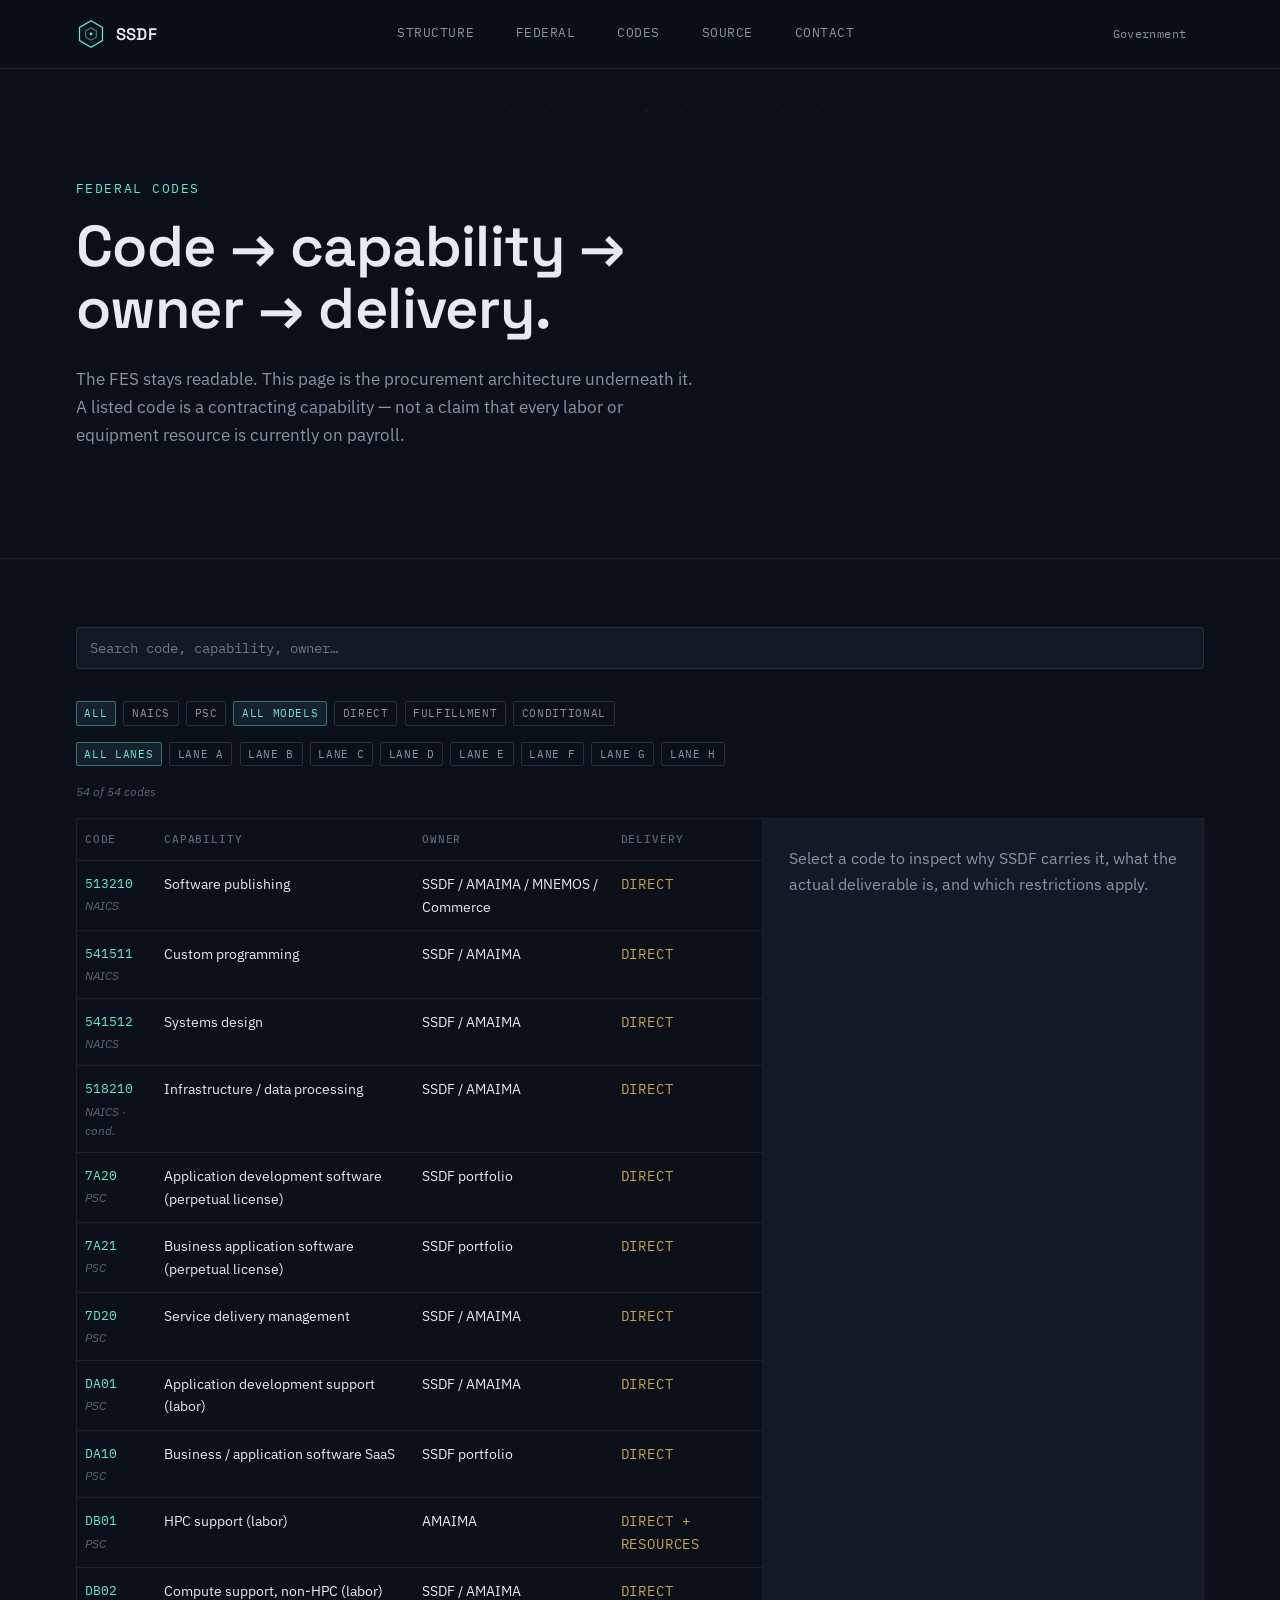
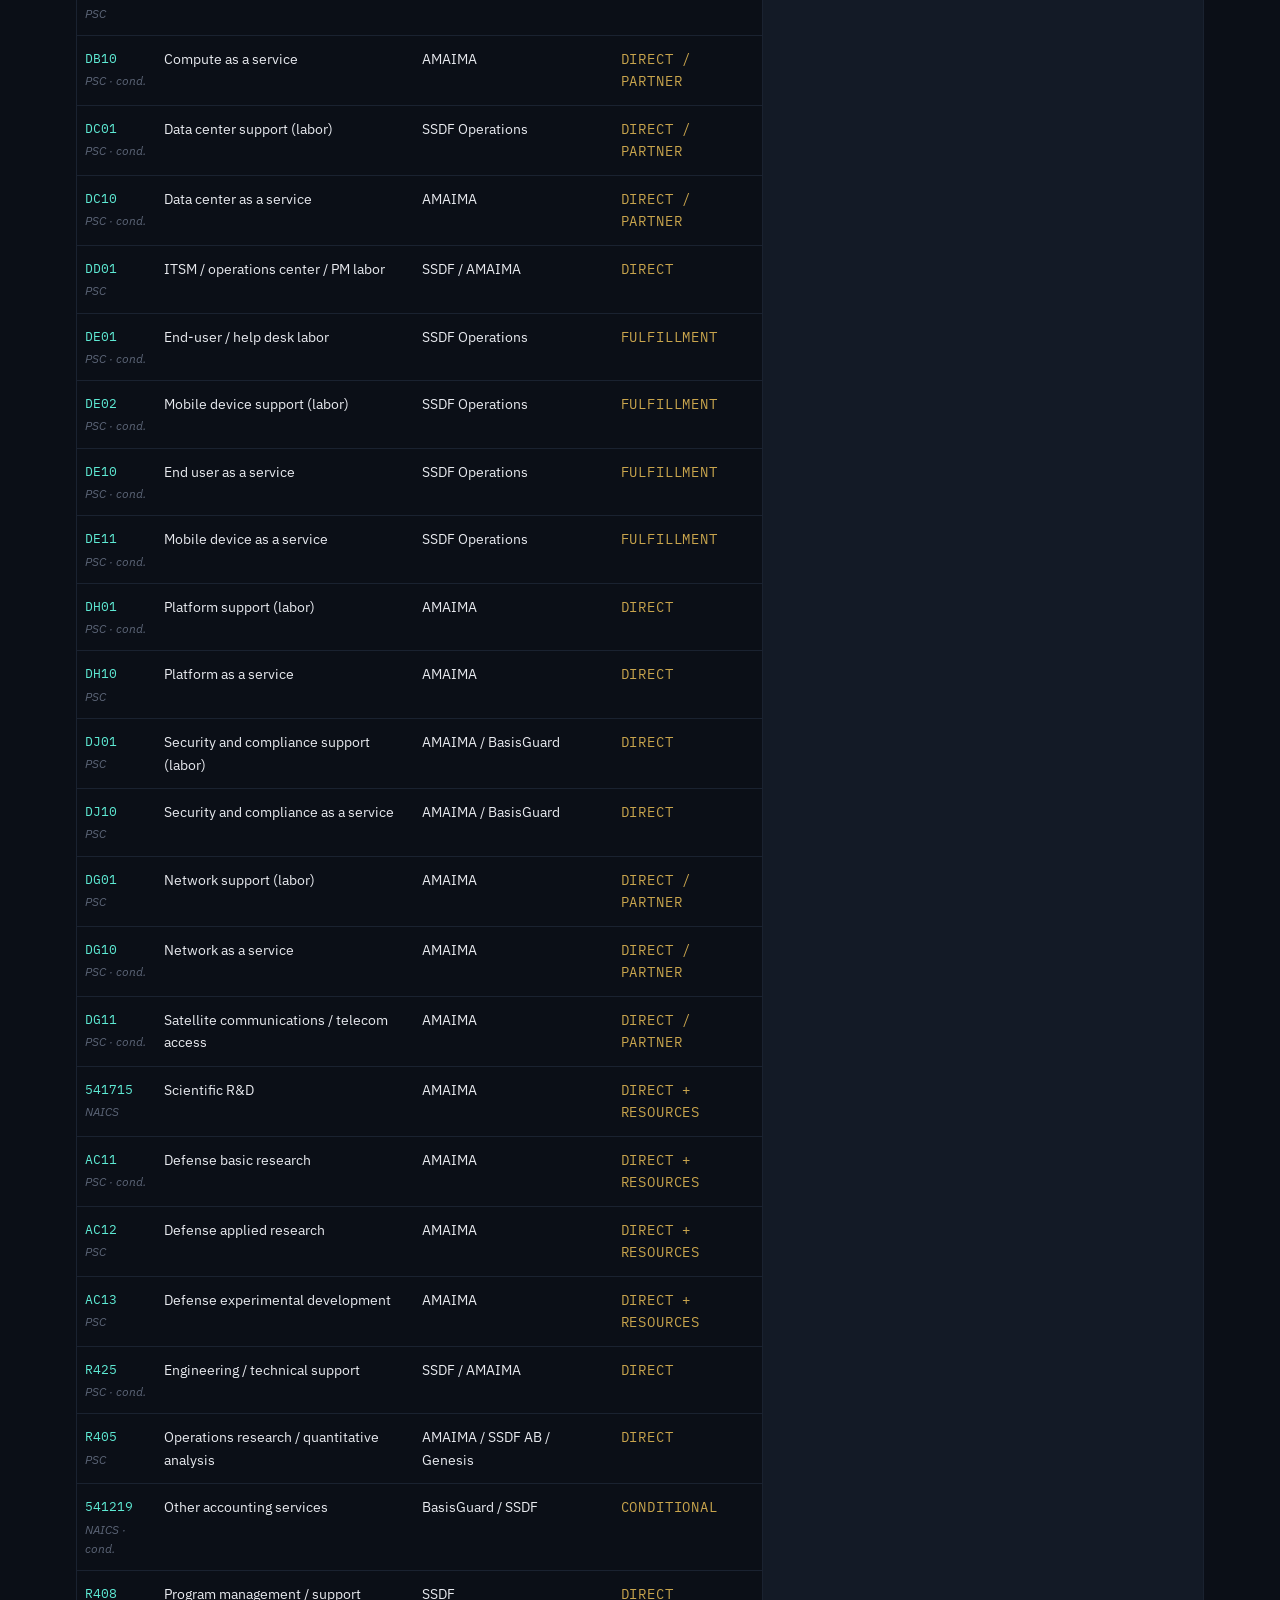
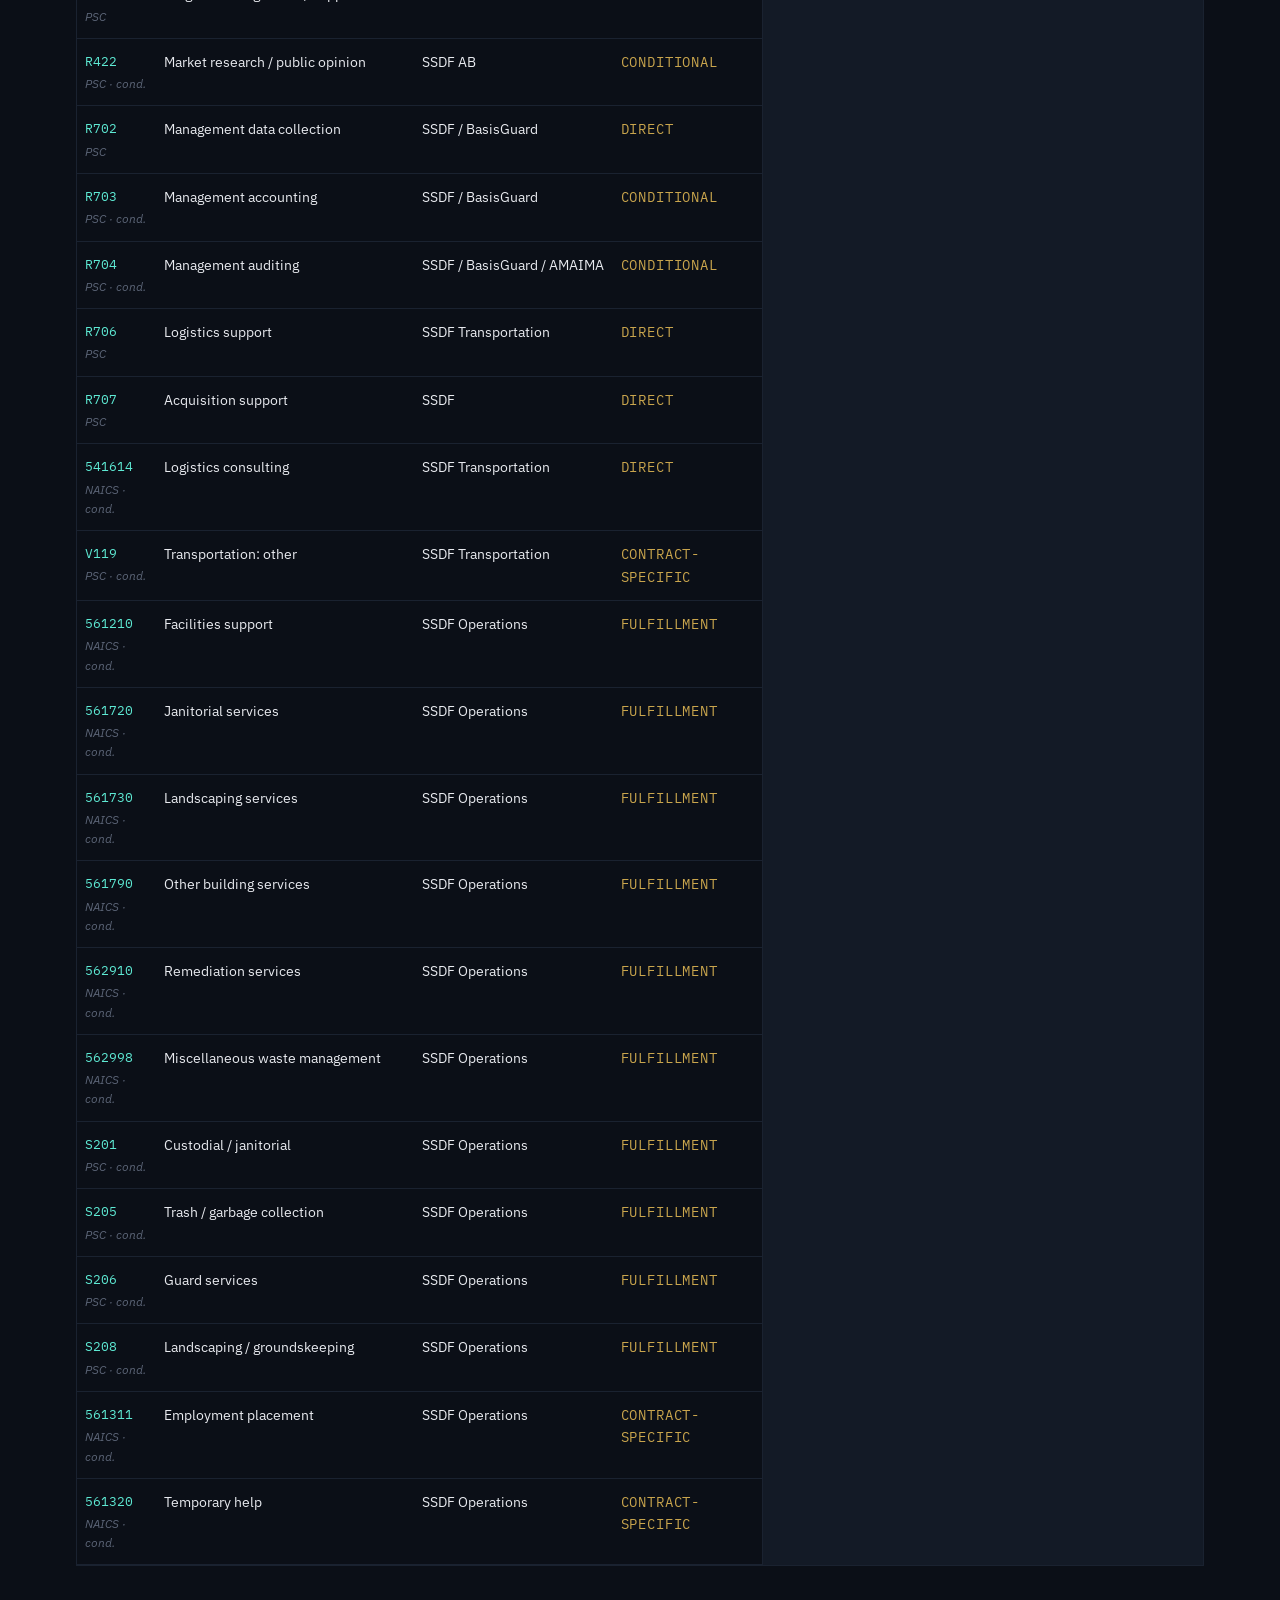
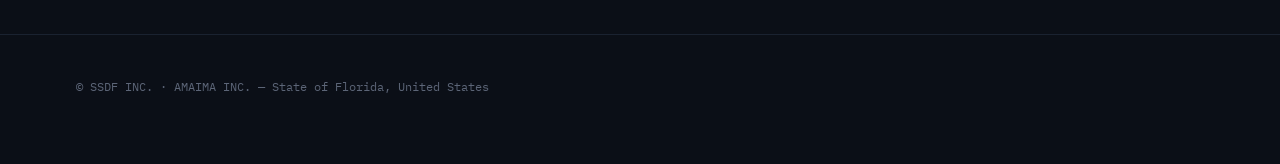
<file: federal/codes.html>
<!DOCTYPE html>
<html lang="en">
<head>
<script>document.documentElement.classList.add('js');</script>
<meta charset="UTF-8" />
<meta name="viewport" content="width=device-width, initial-scale=1.0" />
<title>Federal Codes — SSDF INC.</title>
<meta name="description" content="SSDF INC. NAICS and PSC architecture: code → capability → owner → delivery model, with restrictions per code." />
<link rel="canonical" href="https://www.ssdfinc.xyz/federal/codes">
<link rel="icon" href="/favicon.svg" type="image/svg+xml">
<meta property="og:type" content="website">
<meta property="og:site_name" content="SSDF INC.">
<meta property="og:title" content="Federal Codes — SSDF INC.">
<meta property="og:description" content="NAICS and PSC matrix: code → capability → owner → delivery. A listed code is a contracting capability, not a payroll claim.">
<meta property="og:url" content="https://www.ssdfinc.xyz/federal/codes">
<meta property="og:image" content="https://www.ssdfinc.xyz/og.jpg">
<meta name="twitter:card" content="summary_large_image">
<link rel="preconnect" href="https://fonts.googleapis.com">
<link rel="preconnect" href="https://fonts.gstatic.com" crossorigin>
<link href="https://fonts.googleapis.com/css2?family=Space+Grotesk:wght@400;500;600;700&family=IBM+Plex+Sans:wght@400;500;600;700&family=IBM+Plex+Mono:wght@400;500;600&display=swap" rel="stylesheet">
<link rel="stylesheet" href="/styles.css">
</head>
<body>
<div class="lattice-veil" aria-hidden="true"></div>
<a class="skip-link" href="#main">Skip to content</a>
<header class="site-header">
  <div class="wrap header-inner">
    <a class="brand" href="/">
      <span class="brand-mark" aria-hidden="true">
        <svg viewBox="0 0 34 34" width="30" height="30">
          <polygon points="17,2 30,9.5 30,24.5 17,32 4,24.5 4,9.5" fill="none" stroke="currentColor" stroke-width="1.4"/>
          <polygon points="17,10 23,13.5 23,20.5 17,24 11,20.5 11,13.5" fill="none" stroke="currentColor" stroke-width="1.2" opacity="0.6"/>
          <circle cx="17" cy="17" r="1.6" fill="currentColor"/>
        </svg>
      </span>
      <span class="brand-word">SSDF</span>
    </a>
    <nav class="primary-nav" aria-label="Primary">
      <a href="/#structure">Structure</a>
      <a href="/federal">Federal</a>
      <a href="/federal/codes">Codes</a>
      <a href="/#source">Source</a>
      <a href="/#contact">Contact</a>
    </nav>
    <div class="header-cta">
      <a class="btn btn-ghost" href="mailto:jacque.degraff@ssdfinc.xyz">Government</a>
      <button class="nav-toggle" id="navToggle" aria-expanded="false" aria-controls="mobileNav" aria-label="Open menu"><span></span><span></span><span></span></button>
    </div>
  </div>
  <nav class="mobile-nav" id="mobileNav" aria-label="Mobile">
    <a href="/#structure">Structure</a>
    <a href="/federal">Federal</a>
    <a href="/federal/codes">Codes</a>
    <a href="/#source">Source</a>
    <a href="/#contact">Contact</a>
  </nav>
</header>

<main id="main">
  <section class="hero">
    <div class="wrap">
      <p class="eyebrow">Federal codes</p>
      <h1 class="hero-headline">Code → capability → owner → delivery.</h1>
      <p class="hero-sub">
        The FES stays readable. This page is the procurement architecture underneath it.
        A listed code is a contracting capability — not a claim that every labor or equipment
        resource is currently on payroll.
      </p>
    </div>
  </section>

  <section class="section">
    <div class="wrap">
      <label class="sr-only" for="codeSearch" style="position:absolute;left:-9999px;">Search codes</label>
      <input id="codeSearch" placeholder="Search code, capability, owner…" style="width:100%;background:var(--panel);color:var(--vellum);border:1px solid var(--border);padding:0.7rem 0.85rem;font-family:var(--font-mono);font-size:0.85rem;border-radius:3px;margin-bottom:1rem;">
      <div class="filter-bar">
        <button class="filter-chip on" data-group="kind" data-filter="ALL">All</button>
        <button class="filter-chip" data-group="kind" data-filter="NAICS">NAICS</button>
        <button class="filter-chip" data-group="kind" data-filter="PSC">PSC</button>
        <button class="filter-chip on" data-group="delivery" data-filter="ALL">All models</button>
        <button class="filter-chip" data-group="delivery" data-filter="DIRECT">Direct</button>
        <button class="filter-chip" data-group="delivery" data-filter="FULFILLMENT">Fulfillment</button>
        <button class="filter-chip" data-group="delivery" data-filter="CONDITIONAL">Conditional</button>
      </div>
      <div class="filter-bar">
        <button class="filter-chip on" data-group="lane" data-filter="ALL">All lanes</button>
        <button class="filter-chip" data-group="lane" data-filter="A">Lane A</button>
        <button class="filter-chip" data-group="lane" data-filter="B">Lane B</button>
        <button class="filter-chip" data-group="lane" data-filter="C">Lane C</button>
        <button class="filter-chip" data-group="lane" data-filter="D">Lane D</button>
        <button class="filter-chip" data-group="lane" data-filter="E">Lane E</button>
        <button class="filter-chip" data-group="lane" data-filter="F">Lane F</button>
        <button class="filter-chip" data-group="lane" data-filter="G">Lane G</button>
        <button class="filter-chip" data-group="lane" data-filter="H">Lane H</button>
      </div>
      <p id="codeCount" class="source-note" style="margin-bottom:1rem;"></p>
      <div class="matrix-wrap">
        <div class="matrix-list">
          <table class="code-table">
            <thead>
              <tr><th>Code</th><th>Capability</th><th>Owner</th><th>Delivery</th></tr>
            </thead>
            <tbody id="codeRows"></tbody>
          </table>
        </div>
        <aside class="matrix-detail" id="codeDetail">
          <p class="section-lede">Select a code to inspect why SSDF carries it, what the actual deliverable is, and which restrictions apply.</p>
        </aside>
      </div>
    </div>
  </section>
</main>
<footer class="site-footer">
  <div class="wrap">
    <p class="footer-copy">© SSDF INC. · AMAIMA INC. — State of Florida, United States</p>
  </div>
</footer>
<script src="/script.js"></script>
</body>
</html>
</file>
<file: styles.css>
/* ============================================================
   SSDF Inc. / AMAIMA Inc. — Public Capability Site
   Design tokens
   ============================================================ */

:root {
  /* Color */
  --void: #0B0F17;
  --void-2: #0E1420;
  --panel: #131A26;
  --panel-2: #17202E;
  --border: #232E3F;
  --border-soft: #1A2230;
  --cipher: #5EEAD4;
  --cipher-dim: #2C7A70;
  --seal: #C9A54D;
  --seal-dim: #7A6531;
  --vellum: #E8EAEF;
  --mist: #8B93A3;
  --mist-dim: #5C6577;

  /* Type */
  --font-display: 'Space Grotesk', 'Segoe UI', sans-serif;
  --font-body: 'IBM Plex Sans', 'Segoe UI', sans-serif;
  --font-mono: 'IBM Plex Mono', 'Courier New', monospace;

  /* Golden-ratio derived scale (base 1rem, ratio 1.618) */
  --phi: 1.618;
  --space-1: 0.382rem;
  --space-2: 0.618rem;
  --space-3: 1rem;
  --space-4: 1.618rem;
  --space-5: 2.618rem;
  --space-6: 4.236rem;
  --space-7: 6.854rem;

  --radius: 3px;
  --max-w: 1180px;
}

/* ============================================================
   Reset / base
   ============================================================ */

*, *::before, *::after { box-sizing: border-box; }
html { scroll-behavior: smooth; }
@media (prefers-reduced-motion: reduce) {
  html { scroll-behavior: auto; }
  * { animation-duration: 0.001ms !important; animation-iteration-count: 1 !important; transition-duration: 0.001ms !important; }
}

body {
  margin: 0;
  background: var(--void);
  color: var(--vellum);
  font-family: var(--font-body);
  font-size: 16px;
  line-height: 1.6;
  -webkit-font-smoothing: antialiased;
}

h1, h2, h3, h4 { font-family: var(--font-display); font-weight: 600; margin: 0; color: var(--vellum); }
p { margin: 0; }
a { color: inherit; text-decoration: none; }
ul { margin: 0; padding: 0; list-style: none; }
dl, dd { margin: 0; }
img, svg { display: block; max-width: 100%; }

.wrap {
  max-width: var(--max-w);
  margin: 0 auto;
  padding: 0 var(--space-4);
}

.skip-link {
  position: absolute; left: -9999px; top: 0;
  background: var(--cipher); color: var(--void);
  padding: var(--space-2) var(--space-3); z-index: 200;
}
.skip-link:focus { left: var(--space-3); top: var(--space-3); }

:focus-visible {
  outline: 2px solid var(--cipher);
  outline-offset: 3px;
}

/* ============================================================
   Signature element — lattice veil (golden-ratio node field)
   ============================================================ */

.lattice-veil {
  position: fixed;
  inset: 0;
  z-index: 0;
  pointer-events: none;
  opacity: 0.5;
  background-image:
    radial-gradient(circle at 1px 1px, rgba(94,234,212,0.16) 1px, transparent 1px);
  background-size: 34px 55px; /* 34/55 ≈ 1/1.618 */
  mask-image: radial-gradient(ellipse 80% 60% at 50% 0%, black 0%, transparent 75%);
  -webkit-mask-image: radial-gradient(ellipse 80% 60% at 50% 0%, black 0%, transparent 75%);
}

/* ============================================================
   Header
   ============================================================ */

.site-header {
  position: sticky;
  top: 0;
  z-index: 100;
  background: rgba(11, 15, 23, 0.86);
  backdrop-filter: blur(10px);
  border-bottom: 1px solid var(--border-soft);
}

.header-inner {
  display: flex;
  align-items: center;
  justify-content: space-between;
  height: 68px;
}

.brand {
  display: flex;
  align-items: center;
  gap: var(--space-2);
  color: var(--vellum);
}
.brand-mark { color: var(--cipher); display: flex; }
.brand-word {
  font-family: var(--font-display);
  font-weight: 600;
  letter-spacing: 0.02em;
  font-size: 1.05rem;
}
.brand-sep { color: var(--mist-dim); margin: 0 0.1em; }

.primary-nav {
  display: flex;
  gap: var(--space-5);
}
.primary-nav a {
  font-family: var(--font-mono);
  font-size: 0.8rem;
  letter-spacing: 0.04em;
  color: var(--mist);
  text-transform: uppercase;
  transition: color 0.15s ease;
  position: relative;
  padding-bottom: 2px;
}
.primary-nav a:hover { color: var(--cipher); }

.header-cta { display: flex; align-items: center; gap: var(--space-3); }

.nav-toggle {
  display: none;
  flex-direction: column;
  gap: 5px;
  background: none;
  border: 0;
  padding: 8px;
  cursor: pointer;
}
.nav-toggle span { width: 20px; height: 2px; background: var(--vellum); display: block; }

.mobile-nav {
  display: none;
  flex-direction: column;
  padding: var(--space-3) var(--space-4) var(--space-4);
  border-top: 1px solid var(--border-soft);
}
.mobile-nav a {
  padding: var(--space-3) 0;
  font-family: var(--font-mono);
  font-size: 0.85rem;
  color: var(--mist);
  border-bottom: 1px solid var(--border-soft);
  text-transform: uppercase;
  letter-spacing: 0.03em;
}
.mobile-nav.open { display: flex; }

/* ============================================================
   Buttons
   ============================================================ */

.btn {
  display: inline-flex;
  align-items: center;
  gap: 0.4em;
  padding: 0.72em 1.35em;
  font-family: var(--font-mono);
  font-size: 0.82rem;
  letter-spacing: 0.03em;
  border-radius: var(--radius);
  border: 1px solid transparent;
  transition: all 0.18s ease;
  white-space: nowrap;
}
.btn-primary { background: var(--cipher); color: var(--void); font-weight: 600; }
.btn-primary:hover { background: #7EF3E1; transform: translateY(-1px); }
.btn-outline { border-color: var(--border); color: var(--vellum); }
.btn-outline:hover { border-color: var(--cipher); color: var(--cipher); }
.btn-ghost { color: var(--mist); font-size: 0.78rem; }
.btn-ghost:hover { color: var(--cipher); }

/* ============================================================
   Hero
   ============================================================ */

.hero {
  position: relative;
  z-index: 1;
  padding: var(--space-7) 0 var(--space-6);
  border-bottom: 1px solid var(--border-soft);
}

.eyebrow {
  font-family: var(--font-mono);
  font-size: 0.8rem;
  letter-spacing: 0.12em;
  text-transform: uppercase;
  color: var(--cipher);
  margin-bottom: var(--space-3);
}

.hero-headline {
  font-size: clamp(2.2rem, 5.2vw, 3.6rem);
  line-height: 1.08;
  letter-spacing: -0.01em;
  max-width: 16ch;
  margin-bottom: var(--space-4);
}
.hero-headline-accent { color: var(--mist); font-weight: 500; }

.hero-sub {
  max-width: 62ch;
  font-size: 1.08rem;
  color: var(--mist);
  margin-bottom: var(--space-5);
}

.hero-actions {
  display: flex;
  flex-wrap: wrap;
  gap: var(--space-3);
  margin-bottom: var(--space-6);
}

.hero-facts {
  display: grid;
  grid-template-columns: repeat(5, 1fr);
  gap: var(--space-4);
  padding-top: var(--space-5);
  border-top: 1px solid var(--border-soft);
}
.hero-facts dt {
  font-family: var(--font-mono);
  font-size: 0.7rem;
  text-transform: uppercase;
  letter-spacing: 0.08em;
  color: var(--mist-dim);
  margin-bottom: 0.35em;
}
.hero-facts dd { font-size: 0.92rem; color: var(--vellum); }

/* ============================================================
   Sections — general
   ============================================================ */

.section {
  position: relative;
  z-index: 1;
  padding: var(--space-6) 0;
  border-bottom: 1px solid var(--border-soft);
}
.alt-bg { background: var(--void-2); }

.section-eyebrow {
  font-family: var(--font-mono);
  font-size: 0.78rem;
  letter-spacing: 0.1em;
  text-transform: uppercase;
  color: var(--seal);
  margin-bottom: var(--space-2);
}
.section-title {
  font-size: clamp(1.5rem, 3vw, 2rem);
  max-width: 22ch;
  margin-bottom: var(--space-4);
}
.section-lede {
  max-width: 62ch;
  color: var(--mist);
  font-size: 1.02rem;
  margin-bottom: var(--space-5);
}

/* Glance strip */
.glance { padding: var(--space-5) 0; background: var(--panel); border-bottom: 1px solid var(--border-soft); }
.glance-inner p { max-width: 78ch; color: var(--mist); font-size: 0.98rem; }
.glance-inner strong { color: var(--vellum); }

/* ============================================================
   Capability cards
   ============================================================ */

.cap-grid {
  display: grid;
  grid-template-columns: repeat(3, 1fr);
  gap: 1px;
  background: var(--border-soft);
  border: 1px solid var(--border-soft);
}
.cap-card {
  background: var(--panel);
  padding: var(--space-4);
}
.cap-tag {
  font-family: var(--font-mono);
  font-size: 0.72rem;
  color: var(--cipher);
  letter-spacing: 0.08em;
  border: 1px solid var(--cipher-dim);
  display: inline-block;
  padding: 0.15em 0.6em;
  border-radius: 2px;
  margin-bottom: var(--space-3);
}
.cap-card h3 { font-size: 1.08rem; margin-bottom: var(--space-3); }
.cap-card ul { display: flex; flex-direction: column; gap: 0.65em; }
.cap-card li {
  font-size: 0.88rem;
  color: var(--mist);
  padding-left: 1em;
  position: relative;
  line-height: 1.55;
}
.cap-card li::before {
  content: '';
  position: absolute;
  left: 0; top: 0.55em;
  width: 4px; height: 4px;
  background: var(--cipher-dim);
}

/* ============================================================
   Differentiators list
   ============================================================ */

.diff-section { background: var(--panel); }
.diff-list { display: flex; flex-direction: column; }
.diff-list li {
  display: flex;
  gap: var(--space-4);
  padding: var(--space-4) 0;
  border-top: 1px solid var(--border-soft);
}
.diff-list li:last-child { border-bottom: 1px solid var(--border-soft); }
.diff-mark {
  flex-shrink: 0;
  width: 32px; height: 32px;
  border: 1px solid var(--seal-dim);
  color: var(--seal);
  display: flex; align-items: center; justify-content: center;
  border-radius: 50%;
  font-size: 0.85rem;
}
.diff-list h4 { font-size: 1rem; margin-bottom: 0.35em; }
.diff-list p { color: var(--mist); font-size: 0.92rem; max-width: 60ch; }

/* ============================================================
   Patent portfolio
   ============================================================ */

.portfolio-panel {
  display: grid;
  grid-template-columns: 0.9fr 1.4fr;
  gap: var(--space-6);
  align-items: center;
  border: 1px solid var(--border);
  padding: var(--space-5);
  background: linear-gradient(135deg, rgba(94,234,212,0.05), transparent 60%);
}
.portfolio-figure { display: flex; flex-direction: column; border-right: 1px solid var(--border-soft); padding-right: var(--space-5); }
.portfolio-number {
  font-family: var(--font-display);
  font-size: clamp(3.5rem, 8vw, 5.5rem);
  font-weight: 700;
  color: var(--cipher);
  line-height: 1;
}
.portfolio-label {
  font-family: var(--font-mono);
  font-size: 0.78rem;
  color: var(--mist);
  text-transform: uppercase;
  letter-spacing: 0.04em;
  margin-top: var(--space-2);
}
.portfolio-copy { color: var(--mist); font-size: 0.96rem; max-width: 56ch; }

/* ============================================================
   Engagement model cards
   ============================================================ */

.model-grid {
  display: grid;
  grid-template-columns: repeat(3, 1fr);
  gap: var(--space-3);
}
.model-card {
  border: 1px solid var(--border);
  padding: var(--space-4);
  background: var(--panel);
}
.model-card h4 { font-size: 0.98rem; margin-bottom: var(--space-2); color: var(--seal); }
.model-card p { font-size: 0.88rem; color: var(--mist); }

/* ============================================================
   Domain rows
   ============================================================ */

.domain-list { display: flex; flex-direction: column; }
.domain-row {
  display: grid;
  grid-template-columns: 260px 1fr;
  gap: var(--space-4);
  padding: var(--space-4) 0;
  border-top: 1px solid var(--border-soft);
}
.domain-row:last-child { border-bottom: 1px solid var(--border-soft); }
.domain-row h4 { font-size: 1rem; color: var(--vellum); }
.domain-row p { color: var(--mist); font-size: 0.92rem; }

/* ============================================================
   Readiness
   ============================================================ */

.readiness-grid {
  display: grid;
  grid-template-columns: 1fr 1fr;
  gap: var(--space-6);
  margin-top: var(--space-5);
}
.evidence-list { display: flex; flex-direction: column; gap: var(--space-3); }
.evidence-list li {
  font-size: 0.92rem;
  color: var(--mist);
  padding-left: var(--space-4);
  position: relative;
  line-height: 1.55;
}
.evidence-list li::before {
  content: '◆';
  position: absolute;
  left: 0;
  color: var(--cipher);
  font-size: 0.6rem;
  top: 0.4em;
}
.evidence-list a { color: var(--cipher); }
.evidence-list a:hover { text-decoration: underline; }
.readiness-columns { display: grid; grid-template-columns: 1fr 1fr; gap: var(--space-4); }
.readiness-heading {
  font-family: var(--font-mono);
  font-size: 0.75rem;
  text-transform: uppercase;
  letter-spacing: 0.06em;
  color: var(--seal);
  margin-bottom: var(--space-3);
  padding-bottom: var(--space-2);
  border-bottom: 1px solid var(--border-soft);
}
.readiness-columns ul { display: flex; flex-direction: column; gap: 0.6em; }
.readiness-columns li { font-size: 0.85rem; color: var(--mist); line-height: 1.5; }
.readiness-note {
  margin-top: var(--space-5);
  padding-top: var(--space-4);
  border-top: 1px solid var(--border-soft);
  color: var(--mist-dim);
  font-size: 0.85rem;
  font-style: italic;
  max-width: 72ch;
}

/* ============================================================
   Structure table
   ============================================================ */

.structure-inner { max-width: 900px; }
.structure-table { display: flex; flex-direction: column; }
.structure-table > div {
  display: grid;
  grid-template-columns: 220px 1fr;
  gap: var(--space-4);
  padding: var(--space-3) 0;
  border-top: 1px solid var(--border-soft);
}
.structure-table > div:last-child { border-bottom: 1px solid var(--border-soft); }
.structure-table dt {
  font-family: var(--font-mono);
  font-size: 0.8rem;
  color: var(--seal);
  text-transform: uppercase;
  letter-spacing: 0.03em;
}
.structure-table dd { font-size: 0.92rem; color: var(--mist); }

/* ============================================================
   Posture
   ============================================================ */

.posture-inner { max-width: 760px; }
.posture-inner .section-title { margin-bottom: var(--space-4); }
.posture-inner p { color: var(--mist); font-size: 1rem; margin-bottom: var(--space-3); }
.posture-inner p:last-child { margin-bottom: 0; }

/* ============================================================
   Contact
   ============================================================ */

.contact-section { border-bottom: none; }
.contact-inner { max-width: 900px; }
.contact-grid {
  display: grid;
  grid-template-columns: repeat(2, 1fr);
  gap: 1px;
  background: var(--border-soft);
  border: 1px solid var(--border-soft);
  margin-top: var(--space-5);
}
.contact-card { background: var(--panel); padding: var(--space-4); }
.contact-label {
  font-family: var(--font-mono);
  font-size: 0.72rem;
  text-transform: uppercase;
  letter-spacing: 0.06em;
  color: var(--mist-dim);
  margin-bottom: var(--space-2);
}
.contact-value { font-size: 1.02rem; }
.contact-value a { color: var(--cipher); }
.contact-value a:hover { text-decoration: underline; }
.contact-muted { color: var(--mist); font-size: 0.88rem; font-weight: 400; }
.contact-note {
  margin-top: var(--space-5);
  color: var(--mist-dim);
  font-size: 0.85rem;
  max-width: 70ch;
}

/* Source / product grid */
#source, #structure, #organs, #portfolio { scroll-margin-top: 88px; }

.hierarchy {
  border: 1px solid var(--cipher-dim);
  background: var(--panel);
}
.hierarchy-parent {
  padding: var(--space-5);
  border-bottom: 1px solid var(--border-soft);
}
.hierarchy-parent h3,
.hierarchy-child h3 { font-size: 1.35rem; margin: 0.4rem 0 0.55rem; }
.hierarchy-parent p,
.hierarchy-child > p { color: var(--mist); font-size: 0.95rem; max-width: 62ch; }
.hierarchy-owns {
  font-family: var(--font-mono);
  font-size: 0.68rem;
  letter-spacing: 0.14em;
  text-transform: uppercase;
  color: var(--seal);
  padding: 0.65rem var(--space-5);
  background: var(--void-2);
  border-bottom: 1px solid var(--border-soft);
}
.hierarchy-child { padding: var(--space-5) var(--space-5) var(--space-5) 3.2rem; }
.hierarchy-note {
  border-top: 1px solid var(--border-soft);
  background: var(--void-2);
  padding: var(--space-3) var(--space-5);
  font-size: 0.82rem;
  color: var(--mist);
  line-height: 1.55;
}
.amaima-lanes {
  display: grid;
  grid-template-columns: 1fr 1fr;
  gap: 1px;
  background: var(--border-soft);
  margin: var(--space-4) 0;
}
.amaima-lane { background: var(--void); padding: var(--space-3); }
.amaima-lane h4 { font-size: 0.98rem; margin: 0.4rem 0 0.3rem; }
.amaima-lane p { font-size: 0.82rem; color: var(--mist); }
.hierarchy-links {
  display: flex;
  flex-wrap: wrap;
  gap: 0.4rem 1.25rem;
  font-family: var(--font-mono);
  font-size: 0.78rem;
}
.hierarchy-links a { color: var(--cipher); }
.hierarchy-links a:hover { text-decoration: underline; }

.source-grid {
  display: grid;
  grid-template-columns: repeat(2, 1fr);
  gap: 1px;
  background: var(--border-soft);
  border: 1px solid var(--border-soft);
}

.source-card {
  background: var(--panel);
  padding: var(--space-4);
  display: flex;
  flex-direction: column;
  gap: var(--space-3);
  min-height: 100%;
}

.source-card-head {
  display: flex;
  align-items: center;
  justify-content: space-between;
  gap: var(--space-3);
}

.source-card h3 { font-size: 1.15rem; }

.source-card p {
  color: var(--mist);
  font-size: 0.9rem;
  line-height: 1.55;
  flex: 1;
}

.source-links {
  display: flex;
  flex-direction: column;
  gap: 0.55rem;
  padding-top: var(--space-2);
  border-top: 1px solid var(--border-soft);
}

.source-row {
  display: grid;
  grid-template-columns: 72px 1fr;
  gap: var(--space-2);
  align-items: start;
}

.source-row-label {
  font-family: var(--font-mono);
  font-size: 0.68rem;
  text-transform: uppercase;
  letter-spacing: 0.08em;
  color: var(--mist-dim);
  padding-top: 0.2em;
}

.source-row a {
  color: var(--cipher);
  font-family: var(--font-mono);
  font-size: 0.8rem;
  word-break: break-all;
}
.source-row a:hover { text-decoration: underline; }

.source-placeholder {
  font-family: var(--font-mono);
  font-size: 0.8rem;
  color: var(--mist-dim);
  font-style: italic;
}

.source-badge {
  font-family: var(--font-mono);
  font-size: 0.65rem;
  letter-spacing: 0.06em;
  text-transform: uppercase;
  color: var(--seal);
  border: 1px solid var(--seal-dim);
  padding: 0.2em 0.55em;
  border-radius: 2px;
  white-space: nowrap;
}

.source-note {
  display: block;
  font-family: var(--font-body);
  font-style: italic;
  font-size: 0.75rem;
  color: var(--mist-dim);
  margin-top: 0.2em;
}

/* ============================================================
   Footer
   ============================================================ */

.site-footer {
  position: relative;
  z-index: 1;
  padding: var(--space-5) 0 var(--space-6);
}
.footer-legal {
  font-size: 0.78rem;
  color: var(--mist-dim);
  max-width: 90ch;
  line-height: 1.6;
  margin-bottom: var(--space-3);
}
.footer-copy {
  font-family: var(--font-mono);
  font-size: 0.75rem;
  color: var(--mist-dim);
}

/* ============================================================
   Reveal-on-scroll
   ============================================================ */

.reveal {
  opacity: 1;
  transform: none;
}
html.js .reveal {
  opacity: 0;
  transform: translateY(14px);
  transition: opacity 0.6s ease, transform 0.6s ease;
}
html.js .reveal.in { opacity: 1; transform: translateY(0); }

/* ============================================================
   Responsive
   ============================================================ */

@media (max-width: 900px) {
  .primary-nav { display: none; }
  .nav-toggle { display: flex; }
  .cap-grid { grid-template-columns: 1fr; }
  .model-grid { grid-template-columns: 1fr; }
  .source-grid { grid-template-columns: 1fr; }
  .amaima-lanes { grid-template-columns: 1fr; }
  .hierarchy-child { padding-left: var(--space-4); }
  .portfolio-panel { grid-template-columns: 1fr; }
  .portfolio-figure { border-right: none; padding-right: 0; border-bottom: 1px solid var(--border-soft); padding-bottom: var(--space-4); }
  .readiness-grid { grid-template-columns: 1fr; gap: var(--space-5); }
  .readiness-columns { grid-template-columns: 1fr; gap: var(--space-4); }
  .domain-row { grid-template-columns: 1fr; gap: var(--space-2); }
  .structure-table > div { grid-template-columns: 1fr; gap: var(--space-1); }
  .contact-grid { grid-template-columns: 1fr; }
  .hero-facts { grid-template-columns: repeat(2, 1fr); }
}

@media (max-width: 560px) {
  .wrap { padding: 0 var(--space-3); }
  .hero { padding: var(--space-6) 0 var(--space-5); }
  .header-cta .btn-ghost { display: none; }
}

/* Operating organs + engine */
.engine-strip {
  display: flex;
  flex-wrap: wrap;
  gap: 0.35rem 0.15rem;
  align-items: center;
}
.engine-strip span { font-family: var(--font-mono); font-size: 0.78rem; text-transform: uppercase; letter-spacing: 0.04em; color: var(--cipher); }
.engine-strip .arrow { color: var(--mist-dim); padding: 0 0.25rem; }
.kind-label { font-family: var(--font-mono); font-size: 0.65rem; letter-spacing: 0.06em; text-transform: uppercase; color: var(--seal); }
.prime-list { display: flex; flex-direction: column; max-width: 40rem; }
.prime-list li {
  display: flex; gap: var(--space-4);
  padding: var(--space-3) 0;
  border-top: 1px solid var(--border-soft);
}
.prime-list li:last-child { border-bottom: 1px solid var(--border-soft); }
.prime-n { font-family: var(--font-mono); font-size: 0.72rem; color: var(--seal); }
.filter-bar { display: flex; flex-wrap: wrap; gap: 0.45rem; margin: var(--space-3) 0; }
.filter-chip {
  font-family: var(--font-mono); font-size: 0.68rem; letter-spacing: 0.06em;
  text-transform: uppercase; border: 1px solid var(--border); color: var(--mist);
  background: transparent; padding: 0.4em 0.7em; border-radius: 2px; cursor: pointer;
}
.filter-chip.on { border-color: var(--cipher-dim); color: var(--cipher); background: var(--panel-2); }
.code-table { width: 100%; border-collapse: collapse; }
.code-table th {
  font-family: var(--font-mono); font-size: 0.68rem; letter-spacing: 0.08em;
  text-transform: uppercase; color: var(--mist-dim); text-align: left;
  padding: 0.75rem 0.5rem; border-bottom: 1px solid var(--border-soft); font-weight: 500;
}
.code-table td { padding: 0.75rem 0.5rem; border-bottom: 1px solid var(--border-soft); vertical-align: top; font-size: 0.88rem; }
.code-table tr { cursor: pointer; }
.code-table tr:hover { background: var(--panel); }
.code-table tr.on { background: var(--panel-2); }
.code-num { font-family: var(--font-mono); color: var(--cipher); font-size: 0.82rem; }
.matrix-wrap { display: grid; grid-template-columns: 1.4fr 0.9fr; gap: 1px; background: var(--border-soft); border: 1px solid var(--border-soft); }
.matrix-list { background: var(--void); overflow-x: auto; }
.matrix-detail { background: var(--panel); padding: var(--space-4); }
@media (max-width: 900px) {
  .matrix-wrap { grid-template-columns: 1fr; }
}
</file>
